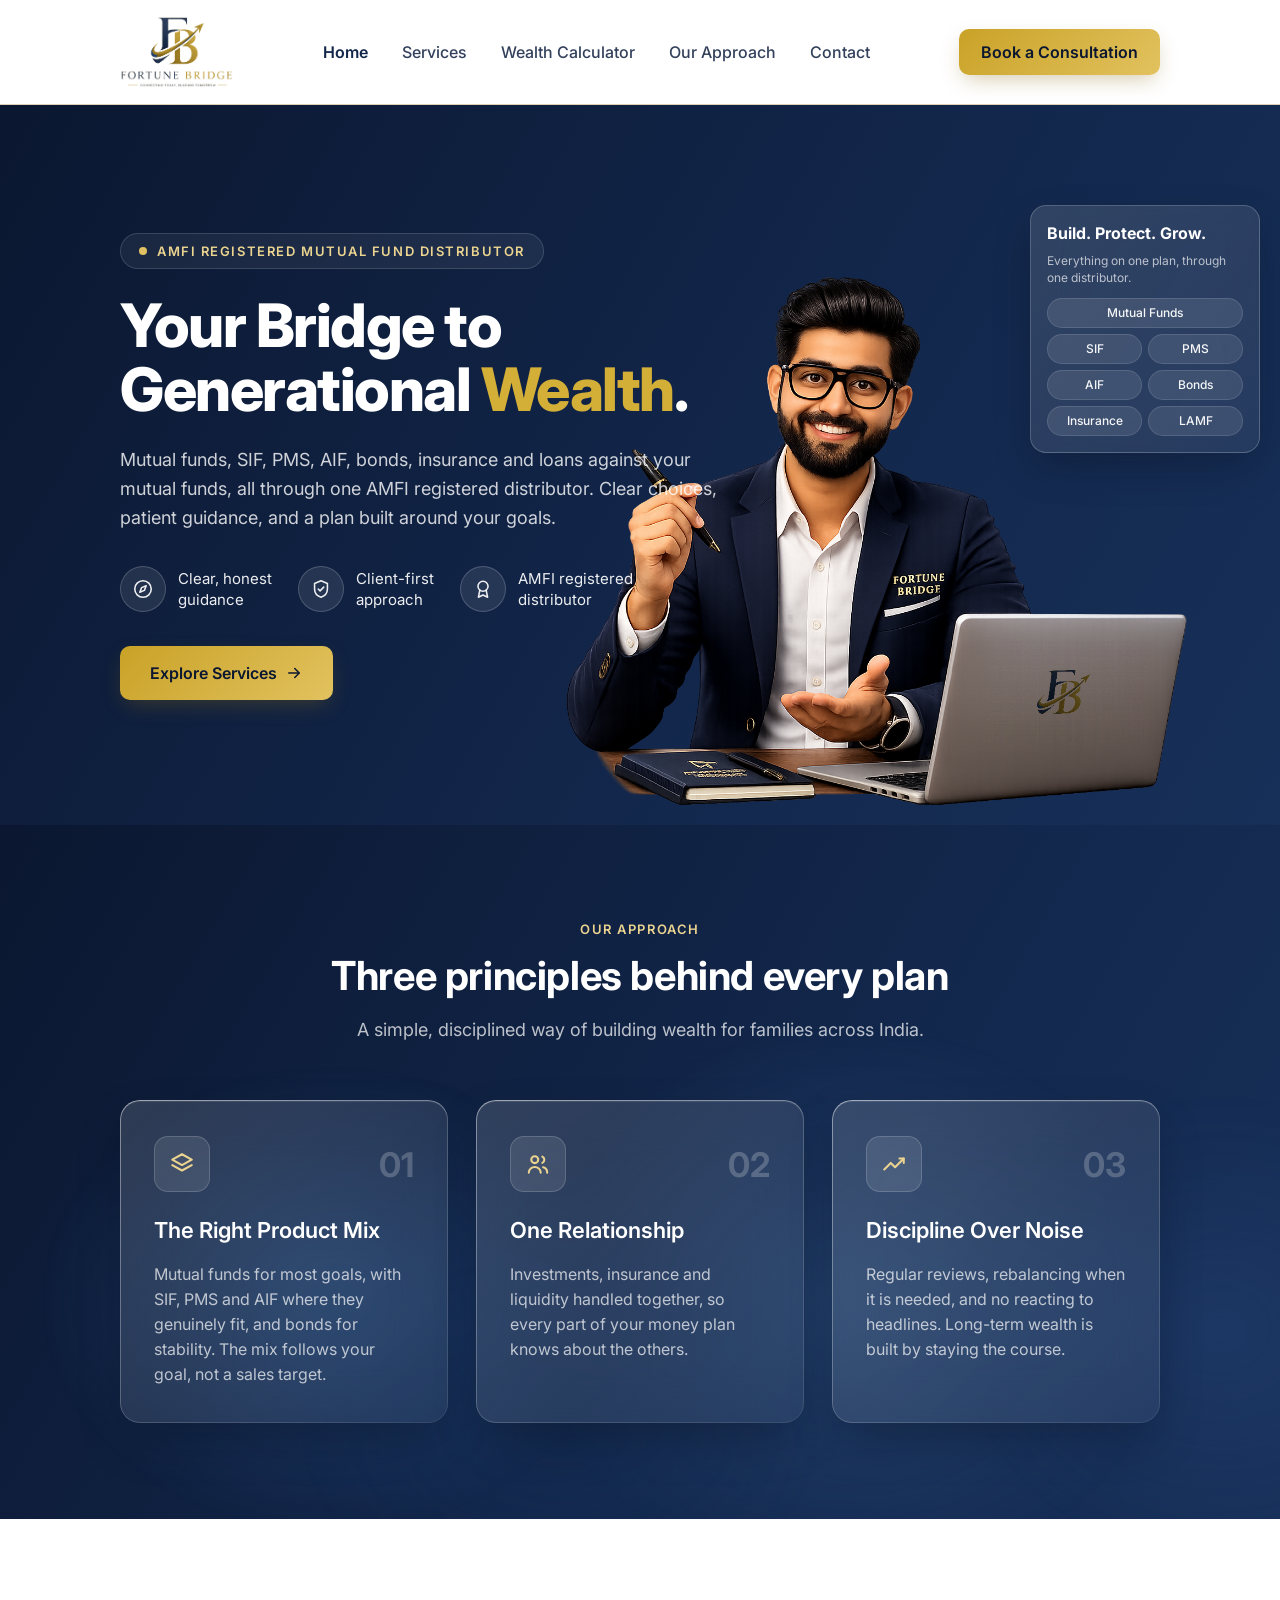
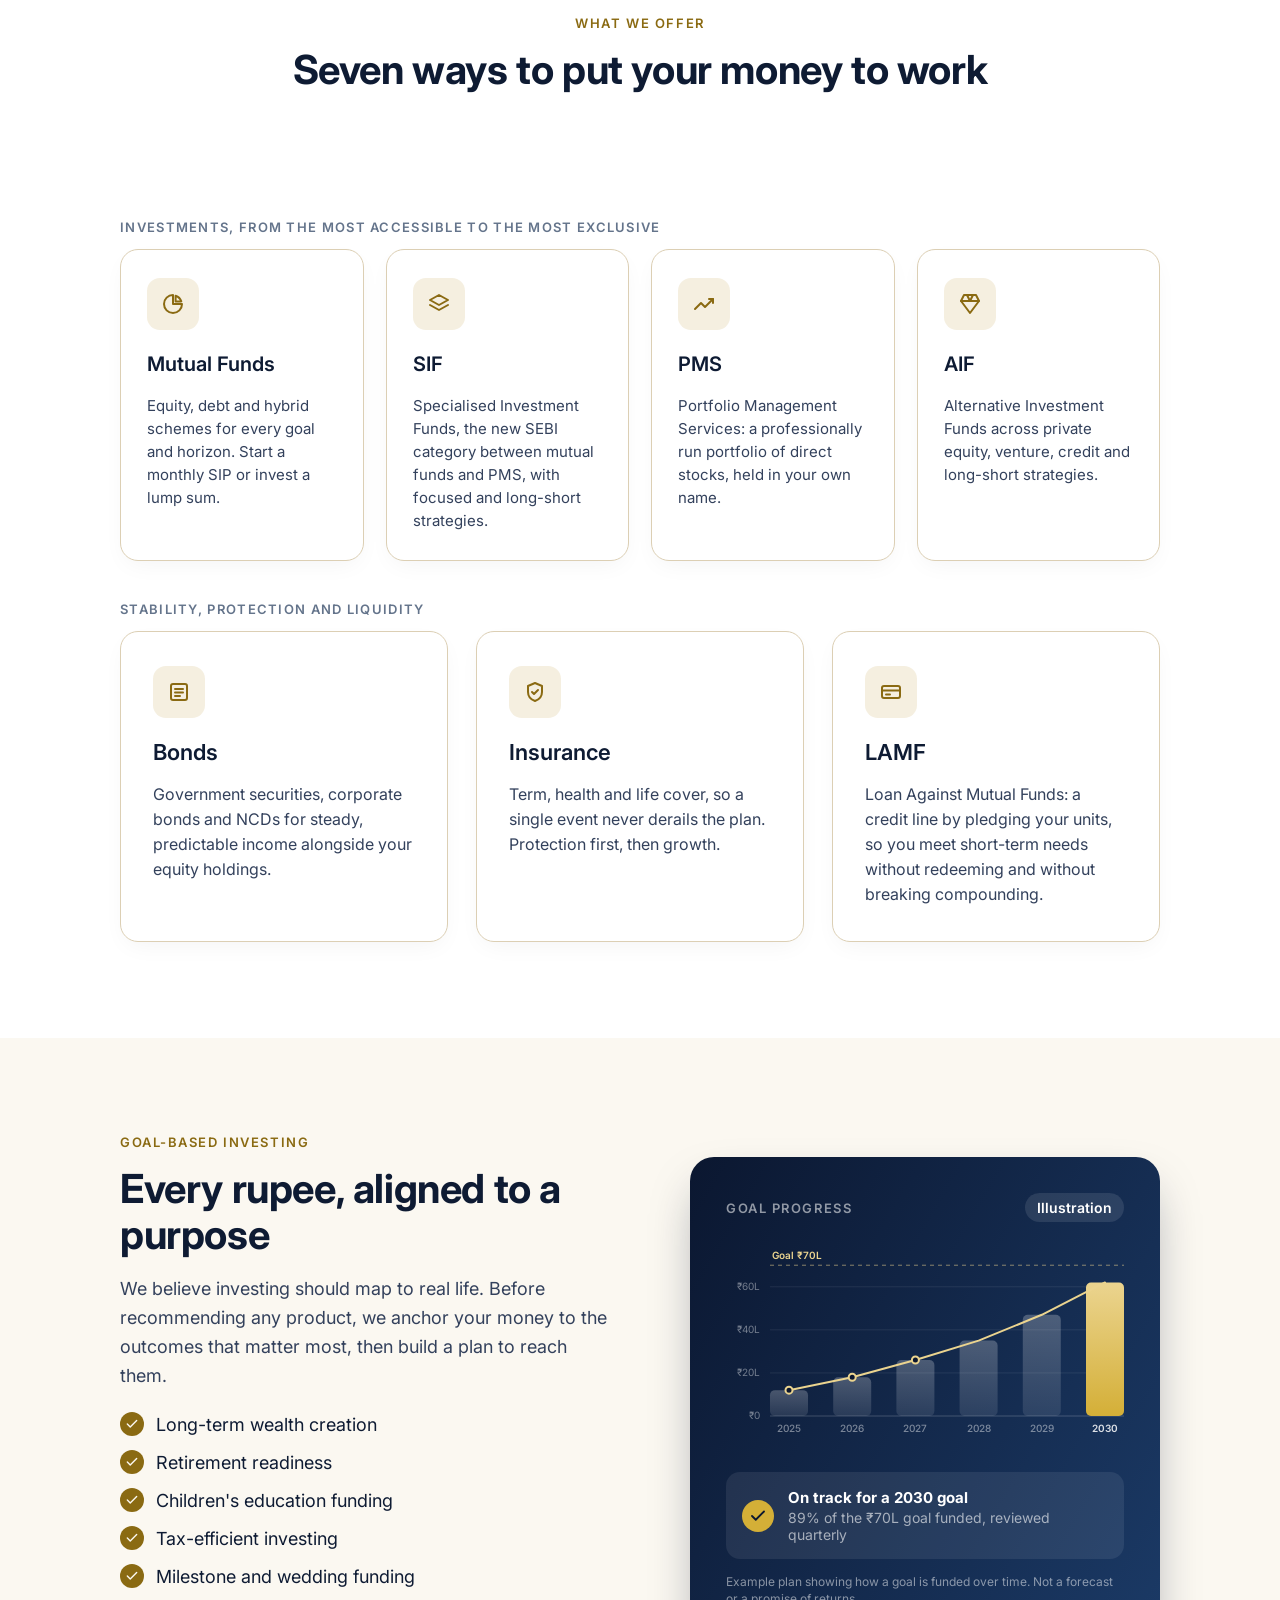
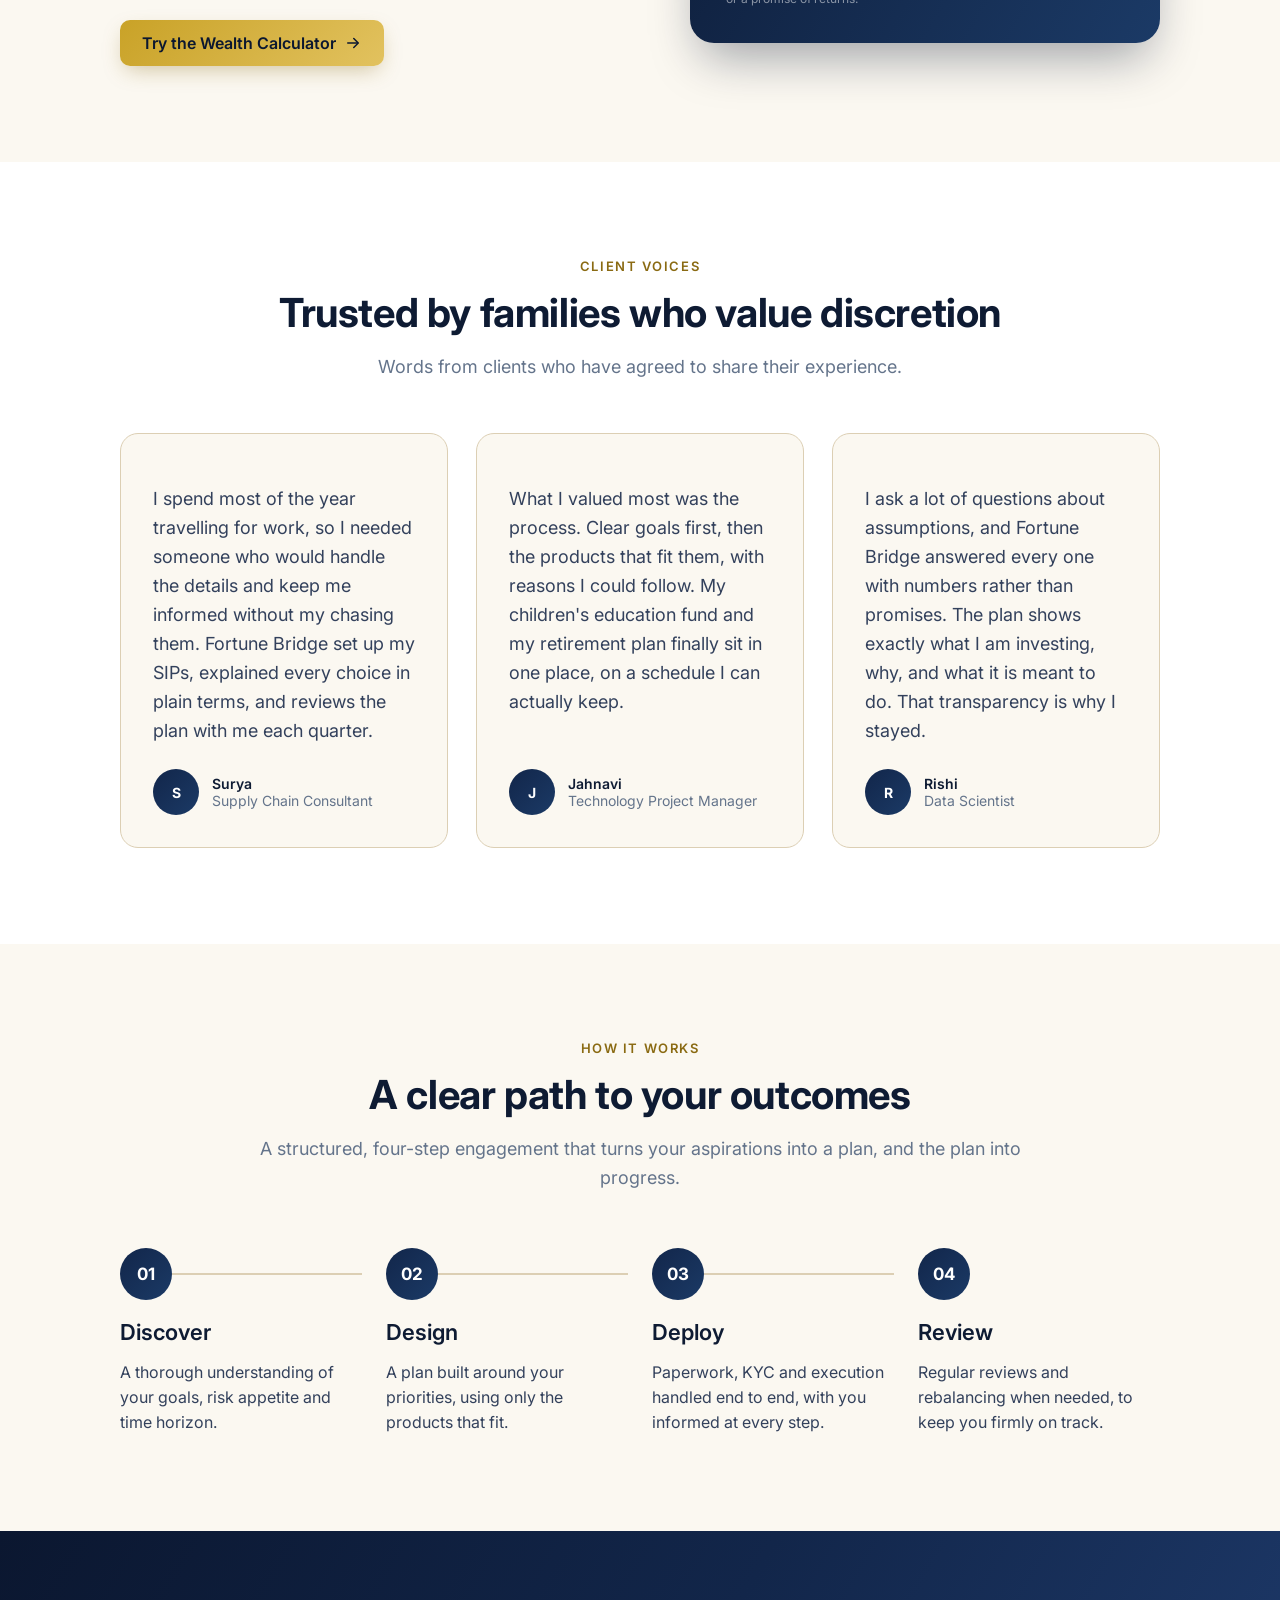
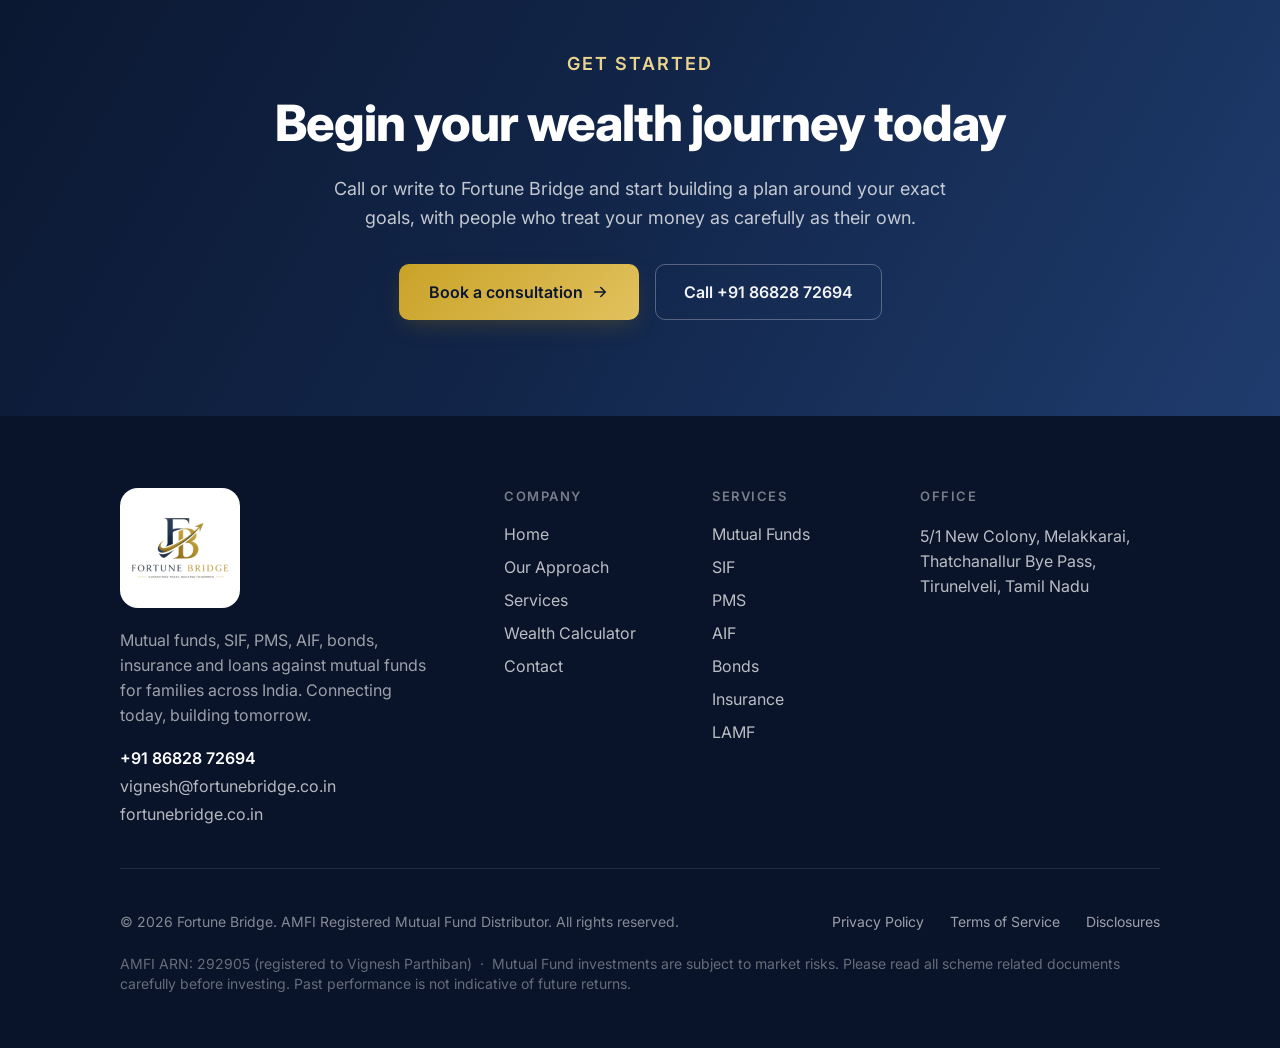
<file: index.html>
<!DOCTYPE html>
<html lang="en">
<head>
<meta charset="UTF-8">
<meta name="viewport" content="width=device-width, initial-scale=1">
<title>Fortune Bridge</title>
<meta name="description" content="Fortune Bridge, AMFI registered mutual fund distributor in Tirunelveli. Mutual funds, SIF, PMS, AIF, bonds, insurance and loans against mutual funds.">
<link rel="preconnect" href="https://fonts.googleapis.com">
<link rel="preconnect" href="https://fonts.gstatic.com" crossorigin>
<link href="https://fonts.googleapis.com/css2?family=Inter:wght@400;500;600;700;800&display=swap" rel="stylesheet">
<link rel="stylesheet" href="styles.css?v=11">
</head>
<body>

<!-- ===== icon sprite ===== -->
<svg width="0" height="0" style="position:absolute" aria-hidden="true">
  <symbol id="i-trending" viewBox="0 0 24 24"><path d="M3 17l6-6 4 4 8-8"/><path d="M17 7h4v4"/></symbol>
  <symbol id="i-pie" viewBox="0 0 24 24"><path d="M12 3a9 9 0 109 9h-9V3z"/><path d="M14.6 3.7A9 9 0 0120.3 9.4h-5.7V3.7z"/></symbol>
  <symbol id="i-gem" viewBox="0 0 24 24"><path d="M6 3h12l3 6-9 12L3 9z"/><path d="M3 9h18"/><path d="M9 3l3 6 3-6"/></symbol>
  <symbol id="i-shield" viewBox="0 0 24 24"><path d="M12 3l7 3v6c0 4.5-3 7.6-7 9-4-1.4-7-4.5-7-9V6z"/><path d="M9 12l2 2 4-4"/></symbol>
  <symbol id="i-card" viewBox="0 0 24 24"><rect x="3" y="6" width="18" height="12" rx="2"/><path d="M3 10.5h18"/><path d="M7 14.5h4"/></symbol>
  <symbol id="i-bond" viewBox="0 0 24 24"><rect x="4" y="4" width="16" height="16" rx="2"/><path d="M8 9h8"/><path d="M8 12.5h8"/><path d="M8 16h5"/></symbol>
  <symbol id="i-users" viewBox="0 0 24 24"><circle cx="9" cy="8" r="3.2"/><path d="M3.5 20c0-3.2 2.9-5.2 5.5-5.2S14.5 16.8 14.5 20"/><path d="M16 5.2a3.2 3.2 0 010 5.8"/><path d="M20.5 20c0-2.6-1.7-4.4-3.8-4.9"/></symbol>
  <symbol id="i-layers" viewBox="0 0 24 24"><path d="M12 3l9 5-9 5-9-5 9-5z"/><path d="M3 13l9 5 9-5"/></symbol>
  <symbol id="i-compass" viewBox="0 0 24 24"><circle cx="12" cy="12" r="9"/><path d="M15.5 8.5l-2 5-5 2 2-5z"/></symbol>
  <symbol id="i-badge" viewBox="0 0 24 24"><circle cx="12" cy="9" r="5.5"/><path d="M8.5 13.5L7 21l5-2.5L17 21l-1.5-7.5"/></symbol>
  <symbol id="i-arrow" viewBox="0 0 24 24"><path d="M5 12h13"/><path d="M13 6l6 6-6 6"/></symbol>
  <symbol id="i-check" viewBox="0 0 24 24"><path d="M20 6L9 17l-5-5"/></symbol>
</svg>

<!-- ===== HEADER ===== -->
<header class="header" id="header">
  <div class="wrap">
    <a class="brand" href="#"><img src="assets/logo-gold-header.png" alt="Fortune Bridge"></a>
    <nav class="nav">
      <a href="#" class="active">Home</a>
      <a href="#services">Services</a>
      <a href="calculator.html">Wealth Calculator</a>
      <a href="#approach">Our Approach</a>
      <a href="#contact">Contact</a>
    </nav>
    <a class="btn btn-primary" href="#book" data-book>Book a Consultation</a>
  </div>
</header>

<!-- ===== HERO ===== -->
<section class="hero section">
  <div class="hero-stage">
    <div class="hero-copy">
      <span class="badge" data-reveal><span class="dot"></span>AMFI REGISTERED MUTUAL FUND DISTRIBUTOR</span>
      <h1 class="d1" data-reveal>Your Bridge to<br>Generational <span class="accent">Wealth</span>.</h1>
      <p class="hero-body d2" data-reveal>Mutual funds, SIF, PMS, AIF, bonds, insurance and loans against your mutual funds, all through one AMFI registered distributor. Clear choices, patient guidance, and a plan built around your goals.</p>
      <div class="trust d3" data-reveal>
        <div class="trust-item"><span class="trust-circle"><svg class="ic"><use href="#i-compass"/></svg></span><span>Clear, honest<br>guidance</span></div>
        <div class="trust-item"><span class="trust-circle"><svg class="ic"><use href="#i-shield"/></svg></span><span>Client-first<br>approach</span></div>
        <div class="trust-item"><span class="trust-circle"><svg class="ic"><use href="#i-badge"/></svg></span><span>AMFI registered<br>distributor</span></div>
      </div>
      <div class="hero-cta d4" data-reveal>
        <a class="btn btn-primary btn-lg" href="#services">Explore Services<svg class="ic"><use href="#i-arrow"/></svg></a>
      </div>
    </div>

    <img class="hero-advisor" src="assets/advisor-cutout.png" alt="Fortune Bridge">

    <aside class="hero-card d2" data-reveal>
      <h3>Build. Protect. Grow.</h3>
      <p>Everything on one plan, through one distributor.</p>
      <ul class="chips">
        <li>Mutual Funds</li><li>SIF</li><li>PMS</li><li>AIF</li><li>Bonds</li><li>Insurance</li><li>LAMF</li>
      </ul>
    </aside>
  </div>
</section>

<!-- ===== APPROACH (was Philosophy) ===== -->
<section class="philosophy section pad" id="approach">
  <div class="glow">
    <div class="orb" style="left:40px;top:240px;width:580px;height:470px;background:radial-gradient(closest-side,rgba(62,123,196,.3),transparent)"></div>
    <div class="orb" style="left:520px;top:200px;width:660px;height:560px;background:radial-gradient(closest-side,rgba(91,147,209,.22),transparent)"></div>
    <div class="orb" style="left:960px;top:270px;width:520px;height:470px;background:radial-gradient(closest-side,rgba(46,79,134,.3),transparent)"></div>
    <div class="orb" style="left:300px;top:430px;width:520px;height:360px;background:radial-gradient(closest-side,rgba(27,58,102,.26),transparent)"></div>
  </div>
  <div class="wrap">
    <div class="section-head">
      <p class="eyebrow" data-reveal>Our Approach</p>
      <h2 class="h2 d1" data-reveal>Three principles behind every plan</h2>
      <p class="lead d2" data-reveal>A simple, disciplined way of building wealth for families across India.</p>
    </div>
    <div class="pillars">
      <article class="pillar" data-reveal>
        <div class="pillar-top"><span class="pillar-icon"><svg class="ic"><use href="#i-layers"/></svg></span><span class="pillar-num">01</span></div>
        <h3>The Right Product Mix</h3>
        <p>Mutual funds for most goals, with SIF, PMS and AIF where they genuinely fit, and bonds for stability. The mix follows your goal, not a sales target.</p>
      </article>
      <article class="pillar d1" data-reveal>
        <div class="pillar-top"><span class="pillar-icon"><svg class="ic"><use href="#i-users"/></svg></span><span class="pillar-num">02</span></div>
        <h3>One Relationship</h3>
        <p>Investments, insurance and liquidity handled together, so every part of your money plan knows about the others.</p>
      </article>
      <article class="pillar d2" data-reveal>
        <div class="pillar-top"><span class="pillar-icon"><svg class="ic"><use href="#i-trending"/></svg></span><span class="pillar-num">03</span></div>
        <h3>Discipline Over Noise</h3>
        <p>Regular reviews, rebalancing when it is needed, and no reacting to headlines. Long-term wealth is built by staying the course.</p>
      </article>
    </div>
  </div>
</section>

<!-- ===== SERVICES ===== -->
<section class="section-white section pad" id="services">
  <div class="wrap">
    <div class="section-head">
      <p class="eyebrow" data-reveal>What We Offer</p>
      <h2 class="h2 d1" data-reveal>Seven ways to put your money to work</h2>
      <p class="lead d2" data-reveal>Every product on this page is one Fortune Bridge distributes directly. Nothing here is outsourced or notional.</p>
    </div>

    <div class="svc-group">
      <p class="group-label" data-reveal>Investments, from the most accessible to the most exclusive</p>
      <div class="grid-cards cols-4">
        <article class="card" data-reveal>
          <span class="card-icon"><svg class="ic"><use href="#i-pie"/></svg></span>
          <h3>Mutual Funds</h3>
          <p>Equity, debt and hybrid schemes for every goal and horizon. Start a monthly SIP or invest a lump sum.</p>
        </article>
        <article class="card d1" data-reveal>
          <span class="card-icon"><svg class="ic"><use href="#i-layers"/></svg></span>
          <h3>SIF</h3>
          <p>Specialised Investment Funds, the new SEBI category between mutual funds and PMS, with focused and long-short strategies.</p>
        </article>
        <article class="card d2" data-reveal>
          <span class="card-icon"><svg class="ic"><use href="#i-trending"/></svg></span>
          <h3>PMS</h3>
          <p>Portfolio Management Services: a professionally run portfolio of direct stocks, held in your own name.</p>
        </article>
        <article class="card d3" data-reveal>
          <span class="card-icon"><svg class="ic"><use href="#i-gem"/></svg></span>
          <h3>AIF</h3>
          <p>Alternative Investment Funds across private equity, venture, credit and long-short strategies.</p>
        </article>
      </div>
    </div>

    <div class="svc-group">
      <p class="group-label" data-reveal>Stability, protection and liquidity</p>
      <div class="grid-cards">
        <article class="card" data-reveal>
          <span class="card-icon"><svg class="ic"><use href="#i-bond"/></svg></span>
          <h3>Bonds</h3>
          <p>Government securities, corporate bonds and NCDs for steady, predictable income alongside your equity holdings.</p>
        </article>
        <article class="card d1" data-reveal>
          <span class="card-icon"><svg class="ic"><use href="#i-shield"/></svg></span>
          <h3>Insurance</h3>
          <p>Term, health and life cover, so a single event never derails the plan. Protection first, then growth.</p>
        </article>
        <article class="card d2" data-reveal>
          <span class="card-icon"><svg class="ic"><use href="#i-card"/></svg></span>
          <h3>LAMF</h3>
          <p>Loan Against Mutual Funds: a credit line by pledging your units, so you meet short-term needs without redeeming and without breaking compounding.</p>
        </article>
      </div>
    </div>
  </div>
</section>

<!-- ===== GOAL-BASED INVESTING ===== -->
<section class="goals section-light section pad" id="goals">
  <div class="wrap">
    <div>
      <p class="eyebrow" data-reveal>Goal-Based Investing</p>
      <h2 class="d1" data-reveal>Every rupee, aligned to a purpose</h2>
      <p class="lead d2" data-reveal>We believe investing should map to real life. Before recommending any product, we anchor your money to the outcomes that matter most, then build a plan to reach them.</p>
      <ul class="goal-list d3" data-reveal>
        <li><span class="goal-check"><svg class="ic"><use href="#i-check"/></svg></span>Long-term wealth creation</li>
        <li><span class="goal-check"><svg class="ic"><use href="#i-check"/></svg></span>Retirement readiness</li>
        <li><span class="goal-check"><svg class="ic"><use href="#i-check"/></svg></span>Children's education funding</li>
        <li><span class="goal-check"><svg class="ic"><use href="#i-check"/></svg></span>Tax-efficient investing</li>
        <li><span class="goal-check"><svg class="ic"><use href="#i-check"/></svg></span>Milestone and wedding funding</li>
      </ul>
      <a class="btn btn-primary d4" data-reveal href="calculator.html">Try the Wealth Calculator<svg class="ic"><use href="#i-arrow"/></svg></a>
    </div>

    <div class="outlook d2" data-reveal id="outlook">
      <div class="outlook-head">
        <p class="eyebrow">Goal Progress</p>
        <span class="pill">Illustration</span>
      </div>
      <div class="chart" id="chart">
        <svg id="chart-svg"><!-- built by script.js --></svg>
        <div class="value-chip"><span>₹<i data-chip>0</i>L</span></div>
      </div>
      <div class="outlook-foot">
        <span class="tick"><svg class="ic"><use href="#i-check"/></svg></span>
        <div><b>On track for a 2030 goal</b><small data-goal-progress>Reviewed quarterly</small></div>
      </div>
      <p class="outlook-note">Example plan showing how a goal is funded over time. Not a forecast or a promise of returns.</p>
    </div>
  </div>
</section>

<!-- ===== TESTIMONIALS (sample content until real quotes arrive) ===== -->
<section class="section-white section pad">
  <div class="wrap">
    <div class="section-head">
      <p class="eyebrow" data-reveal>Client Voices</p>
      <h2 class="h2 d1" data-reveal>Trusted by families who value discretion</h2>
      <p class="lead d2" data-reveal>Words from clients who have agreed to share their experience.</p>
    </div>
    <div class="tcards">
      <article class="tcard" data-reveal>
        <blockquote>I spend most of the year travelling for work, so I needed someone who would handle the details and keep me informed without my chasing them. Fortune Bridge set up my SIPs, explained every choice in plain terms, and reviews the plan with me each quarter.</blockquote>
        <div class="tperson"><span class="avatar">S</span><div><b>Surya</b><span>Supply Chain Consultant</span></div></div>
      </article>
      <article class="tcard d1" data-reveal>
        <blockquote>What I valued most was the process. Clear goals first, then the products that fit them, with reasons I could follow. My children's education fund and my retirement plan finally sit in one place, on a schedule I can actually keep.</blockquote>
        <div class="tperson"><span class="avatar">J</span><div><b>Jahnavi</b><span>Technology Project Manager</span></div></div>
      </article>
      <article class="tcard d2" data-reveal>
        <blockquote>I ask a lot of questions about assumptions, and Fortune Bridge answered every one with numbers rather than promises. The plan shows exactly what I am investing, why, and what it is meant to do. That transparency is why I stayed.</blockquote>
        <div class="tperson"><span class="avatar">R</span><div><b>Rishi</b><span>Data Scientist</span></div></div>
      </article>
    </div>
  </div>
</section>

<!-- ===== PROCESS ===== -->
<section class="section-light section pad">
  <div class="wrap">
    <div class="section-head">
      <p class="eyebrow" data-reveal>How It Works</p>
      <h2 class="h2 d1" data-reveal>A clear path to your outcomes</h2>
      <p class="lead d2" data-reveal>A structured, four-step engagement that turns your aspirations into a plan, and the plan into progress.</p>
    </div>
    <div class="steps">
      <div class="step" data-reveal>
        <div class="step-top"><span class="step-num">01</span><span class="step-line"></span></div>
        <h3>Discover</h3><p>A thorough understanding of your goals, risk appetite and time horizon.</p>
      </div>
      <div class="step d1" data-reveal>
        <div class="step-top"><span class="step-num">02</span><span class="step-line"></span></div>
        <h3>Design</h3><p>A plan built around your priorities, using only the products that fit.</p>
      </div>
      <div class="step d2" data-reveal>
        <div class="step-top"><span class="step-num">03</span><span class="step-line"></span></div>
        <h3>Deploy</h3><p>Paperwork, KYC and execution handled end to end, with you informed at every step.</p>
      </div>
      <div class="step d3" data-reveal>
        <div class="step-top"><span class="step-num">04</span></div>
        <h3>Review</h3><p>Regular reviews and rebalancing when needed, to keep you firmly on track.</p>
      </div>
    </div>
  </div>
</section>

<!-- ===== CTA ===== -->
<section class="cta section pad" id="contact">
  <div class="wrap">
    <p class="eyebrow" data-reveal>Get Started</p>
    <h2 class="d1" data-reveal>Begin your wealth journey today</h2>
    <p class="d2" data-reveal>Call or write to Fortune Bridge and start building a plan around your exact goals, with people who treat your money as carefully as their own.</p>
    <div class="cta-btns d3" data-reveal>
      <a class="btn btn-primary btn-lg" href="#book" data-book>Book a consultation<svg class="ic"><use href="#i-arrow"/></svg></a>
      <a class="btn-ghost" href="tel:+918682872694">Call +91 86828 72694</a>
    </div>
  </div>
</section>

<!-- ===== FOOTER ===== -->
<footer class="footer">
  <div class="wrap">
    <div class="footer-grid">
      <div class="footer-brand">
        <img src="assets/logo-gold-footer-square.png" alt="Fortune Bridge">
        <p>Mutual funds, SIF, PMS, AIF, bonds, insurance and loans against mutual funds for families across India. Connecting today, building tomorrow.</p>
        <div class="footer-contact">
          <a class="phone" href="tel:+918682872694">+91 86828 72694</a>
          <a class="mail" href="mailto:vignesh@fortunebridge.co.in">vignesh@fortunebridge.co.in</a>
          <a class="mail" href="https://fortunebridge.co.in">fortunebridge.co.in</a>
        </div>
      </div>
      <div class="footer-col">
        <h4>Company</h4>
        <ul><li><a href="#">Home</a></li><li><a href="#approach">Our Approach</a></li><li><a href="#services">Services</a></li><li><a href="calculator.html">Wealth Calculator</a></li><li><a href="#contact">Contact</a></li></ul>
      </div>
      <div class="footer-col">
        <h4>Services</h4>
        <ul><li><a href="#services">Mutual Funds</a></li><li><a href="#services">SIF</a></li><li><a href="#services">PMS</a></li><li><a href="#services">AIF</a></li><li><a href="#services">Bonds</a></li><li><a href="#services">Insurance</a></li><li><a href="#services">LAMF</a></li></ul>
      </div>
      <div class="footer-office">
        <h4>Office</h4>
        <p>5/1 New Colony, Melakkarai,<br>Thatchanallur Bye Pass,<br>Tirunelveli, Tamil Nadu</p>
      </div>
    </div>
    <div class="footer-rule"></div>
    <div class="footer-bar">
      <span class="copy">© 2026 Fortune Bridge. AMFI Registered Mutual Fund Distributor. All rights reserved.</span>
      <div class="links"><span>Privacy Policy</span><span>Terms of Service</span><span>Disclosures</span></div>
    </div>
    <p class="footer-legal">AMFI ARN: 292905 (registered to Vignesh Parthiban)&nbsp;&nbsp;·&nbsp;&nbsp;Mutual Fund investments are subject to market risks. Please read all scheme related documents carefully before investing. Past performance is not indicative of future returns.</p>
  </div>
</footer>

<script src="script.js?v=11"></script>
</body>
</html>
</file>
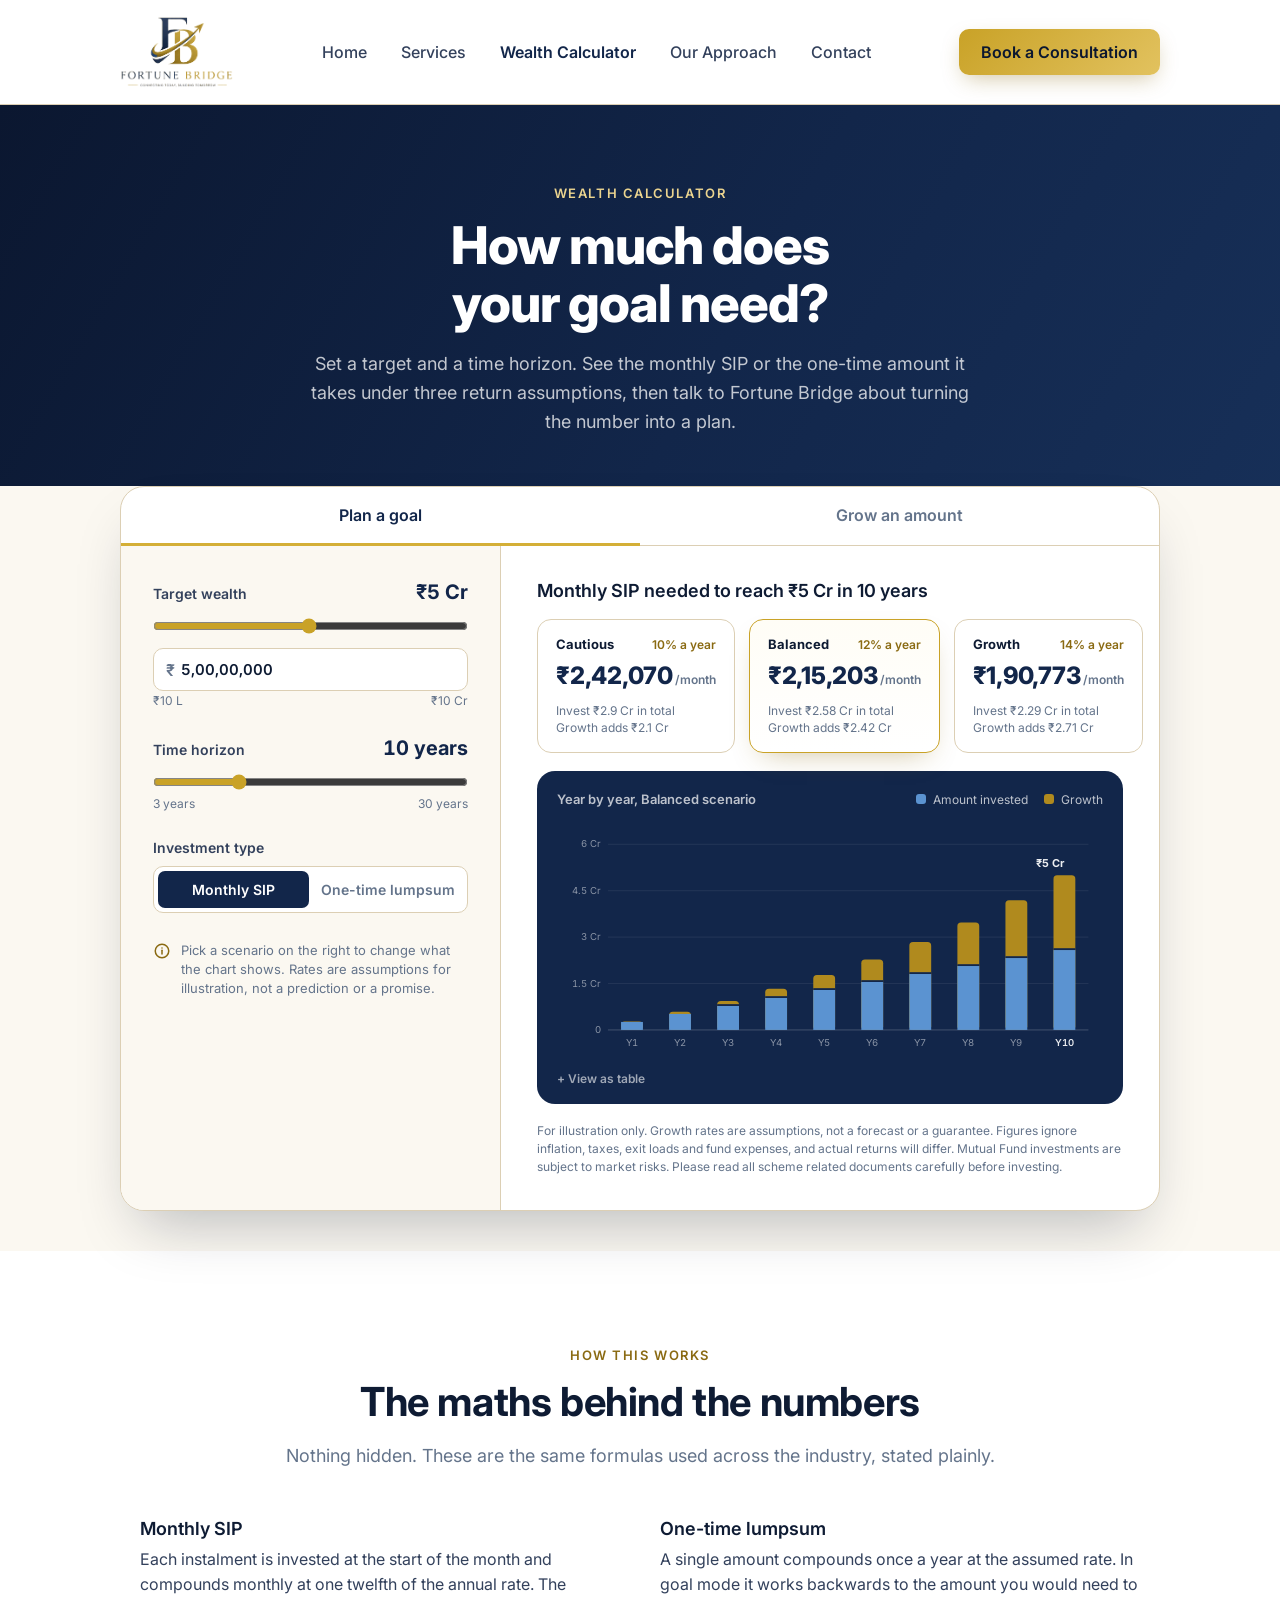
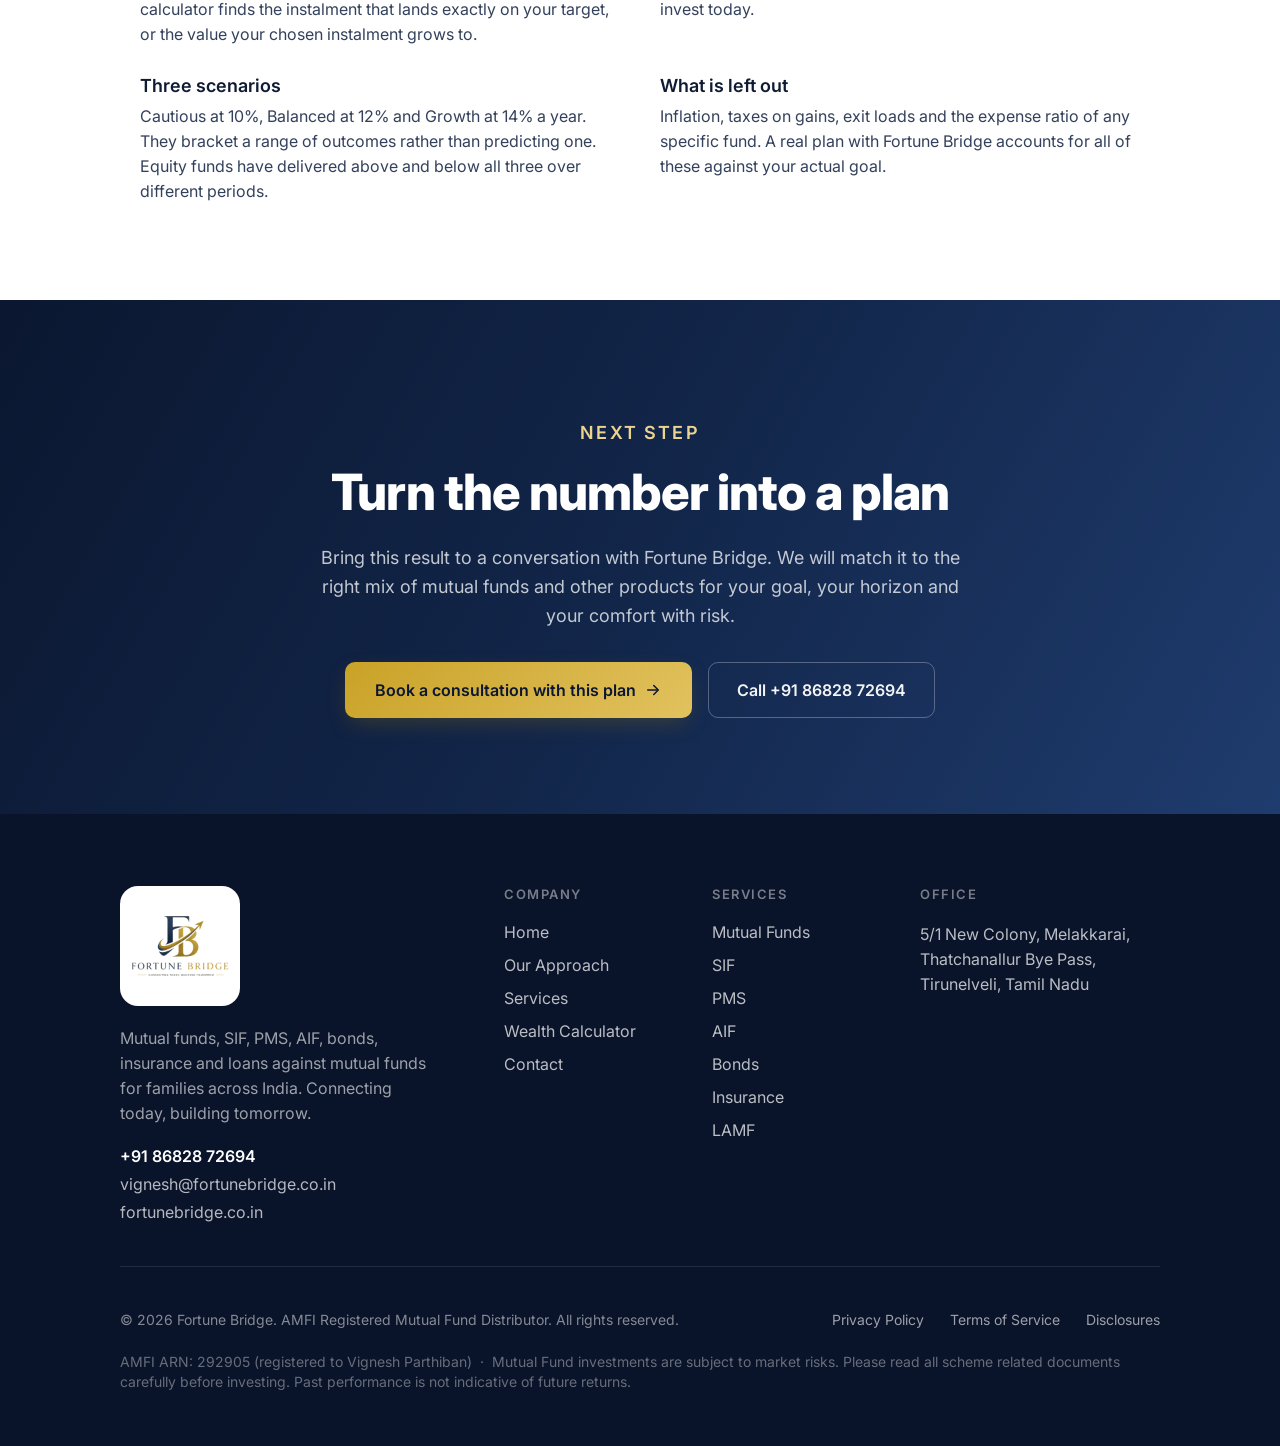
<file: calculator.html>
<!DOCTYPE html>
<html lang="en">
<head>
<meta charset="UTF-8">
<meta name="viewport" content="width=device-width, initial-scale=1">
<title>Wealth Calculator</title>
<meta name="description" content="Set a wealth goal and a time horizon and see the monthly SIP or one-time amount it needs under three return assumptions. Fortune Bridge, Tirunelveli.">
<link rel="preconnect" href="https://fonts.googleapis.com">
<link rel="preconnect" href="https://fonts.gstatic.com" crossorigin>
<link href="https://fonts.googleapis.com/css2?family=Inter:wght@400;500;600;700;800&display=swap" rel="stylesheet">
<link rel="stylesheet" href="styles.css?v=11">
<link rel="stylesheet" href="calc.css?v=11">
</head>
<body>

<svg width="0" height="0" style="position:absolute" aria-hidden="true">
  <symbol id="i-arrow" viewBox="0 0 24 24"><path d="M5 12h13"/><path d="M13 6l6 6-6 6"/></symbol>
  <symbol id="i-check" viewBox="0 0 24 24"><path d="M20 6L9 17l-5-5"/></symbol>
  <symbol id="i-info" viewBox="0 0 24 24"><circle cx="12" cy="12" r="9"/><path d="M12 11v5"/><path d="M12 8h.01"/></symbol>
</svg>

<!-- ===== HEADER ===== -->
<header class="header" id="header">
  <div class="wrap">
    <a class="brand" href="index.html"><img src="assets/logo-gold-header.png" alt="Fortune Bridge"></a>
    <nav class="nav">
      <a href="index.html">Home</a>
      <a href="index.html#services">Services</a>
      <a href="calculator.html" class="active">Wealth Calculator</a>
      <a href="index.html#approach">Our Approach</a>
      <a href="index.html#contact">Contact</a>
    </nav>
    <a class="btn btn-primary" href="#book" data-book>Book a Consultation</a>
  </div>
</header>

<!-- ===== CALCULATOR HERO ===== -->
<section class="calc-hero">
  <div class="wrap">
    <p class="eyebrow">Wealth Calculator</p>
    <h1>How much does your goal need?</h1>
    <p class="lead">Set a target and a time horizon. See the monthly SIP or the one-time amount it takes under three return assumptions, then talk to Fortune Bridge about turning the number into a plan.</p>
  </div>
</section>

<!-- ===== THE TOOL ===== -->
<section class="calc-section">
  <div class="wrap">
    <div class="calc" id="calc">

      <div class="calc-tabs" role="tablist" aria-label="Calculator mode">
        <button class="calc-tab active" role="tab" aria-selected="true" data-mode="goal" id="tab-goal">Plan a goal</button>
        <button class="calc-tab" role="tab" aria-selected="false" data-mode="grow" id="tab-grow">Grow an amount</button>
      </div>

      <div class="calc-body">
        <!-- ---------- inputs ---------- -->
        <div class="calc-inputs">

          <div class="field" data-show="goal">
            <div class="field-head">
              <label for="targetNum">Target wealth</label>
              <output id="targetOut" for="target">₹5 Cr</output>
            </div>
            <input type="range" id="target" min="1000000" max="100000000" step="500000" value="50000000" aria-label="Target wealth slider">
            <div class="field-num">
              <span class="pre">₹</span>
              <input type="text" id="targetNum" value="5,00,00,000" inputmode="numeric" autocomplete="off" aria-label="Target wealth in rupees">
            </div>
            <div class="field-scale"><span>₹10 L</span><span>₹10 Cr</span></div>
          </div>

          <div class="field" data-show="grow">
            <div class="field-head">
              <label for="amountNum" id="amountLabel">Monthly SIP</label>
              <output id="amountOut" for="amount">₹25,000</output>
            </div>
            <input type="range" id="amount" min="500" max="500000" step="500" value="25000" aria-label="Investment amount slider">
            <div class="field-num">
              <span class="pre">₹</span>
              <input type="text" id="amountNum" value="25,000" inputmode="numeric" autocomplete="off" aria-label="Investment amount in rupees">
            </div>
            <div class="field-scale"><span id="amountMin">₹500</span><span id="amountMax">₹5 L</span></div>
          </div>

          <div class="field">
            <div class="field-head">
              <label for="years">Time horizon</label>
              <output id="yearsOut" for="years">10 years</output>
            </div>
            <input type="range" id="years" min="3" max="30" step="1" value="10" aria-label="Time horizon in years">
            <div class="field-scale"><span>3 years</span><span>30 years</span></div>
          </div>

          <div class="field">
            <div class="field-head"><span class="field-label">Investment type</span></div>
            <div class="seg" role="radiogroup" aria-label="Investment type">
              <button class="seg-btn active" role="radio" aria-checked="true" data-type="sip">Monthly SIP</button>
              <button class="seg-btn" role="radio" aria-checked="false" data-type="lump">One-time lumpsum</button>
            </div>
          </div>

          <p class="calc-hint"><svg class="ic"><use href="#i-info"/></svg><span>Pick a scenario on the right to change what the chart shows. Rates are assumptions for illustration, not a prediction or a promise.</span></p>
        </div>

        <!-- ---------- results ---------- -->
        <div class="calc-results">
          <p class="results-title" id="resultsTitle">Monthly SIP needed to reach ₹5 Cr in 10 years</p>

          <div class="tiles" role="radiogroup" aria-label="Return scenario" id="tiles">
            <!-- filled by calc.js -->
          </div>

          <div class="cchart" id="cchart">
            <div class="cchart-head">
              <p class="cchart-title" id="chartTitle">Year by year, Balanced scenario</p>
              <ul class="legend" aria-label="Series">
                <li><span class="sw sw-inv"></span>Amount invested</li>
                <li><span class="sw sw-gr"></span>Growth</li>
              </ul>
            </div>
            <div class="cchart-plot">
              <svg id="calcSvg" role="img" aria-labelledby="chartTitle"></svg>
              <div class="ctip" id="ctip" role="status" aria-live="polite" hidden></div>
            </div>
            <details class="ctable">
              <summary>View as table</summary>
              <div class="ctable-scroll">
                <table id="calcTable">
                  <thead><tr><th>Year</th><th>Invested</th><th>Growth</th><th>Value</th></tr></thead>
                  <tbody></tbody>
                </table>
              </div>
            </details>
          </div>

          <p class="calc-disclaimer">For illustration only. Growth rates are assumptions, not a forecast or a guarantee. Figures ignore inflation, taxes, exit loads and fund expenses, and actual returns will differ. Mutual Fund investments are subject to market risks. Please read all scheme related documents carefully before investing.</p>
        </div>
      </div>
    </div>
  </div>
</section>

<!-- ===== HOW IT WORKS ===== -->
<section class="section-white section pad">
  <div class="wrap">
    <div class="section-head">
      <p class="eyebrow">How this works</p>
      <h2 class="h2">The maths behind the numbers</h2>
      <p class="lead">Nothing hidden. These are the same formulas used across the industry, stated plainly.</p>
    </div>
    <div class="how-grid">
      <div class="how">
        <h3>Monthly SIP</h3>
        <p>Each instalment is invested at the start of the month and compounds monthly at one twelfth of the annual rate. The calculator finds the instalment that lands exactly on your target, or the value your chosen instalment grows to.</p>
      </div>
      <div class="how">
        <h3>One-time lumpsum</h3>
        <p>A single amount compounds once a year at the assumed rate. In goal mode it works backwards to the amount you would need to invest today.</p>
      </div>
      <div class="how">
        <h3>Three scenarios</h3>
        <p>Cautious at 10%, Balanced at 12% and Growth at 14% a year. They bracket a range of outcomes rather than predicting one. Equity funds have delivered above and below all three over different periods.</p>
      </div>
      <div class="how">
        <h3>What is left out</h3>
        <p>Inflation, taxes on gains, exit loads and the expense ratio of any specific fund. A real plan with Fortune Bridge accounts for all of these against your actual goal.</p>
      </div>
    </div>
  </div>
</section>

<!-- ===== CTA ===== -->
<section class="cta section pad" id="contact">
  <div class="wrap">
    <p class="eyebrow">Next step</p>
    <h2>Turn the number into a plan</h2>
    <p>Bring this result to a conversation with Fortune Bridge. We will match it to the right mix of mutual funds and other products for your goal, your horizon and your comfort with risk.</p>
    <div class="cta-btns">
      <a class="btn btn-primary btn-lg" href="#book" data-book>Book a consultation with this plan<svg class="ic"><use href="#i-arrow"/></svg></a>
      <a class="btn-ghost" href="tel:+918682872694">Call +91 86828 72694</a>
    </div>
  </div>
</section>

<!-- ===== FOOTER ===== -->
<footer class="footer">
  <div class="wrap">
    <div class="footer-grid">
      <div class="footer-brand">
        <img src="assets/logo-gold-footer-square.png" alt="Fortune Bridge">
        <p>Mutual funds, SIF, PMS, AIF, bonds, insurance and loans against mutual funds for families across India. Connecting today, building tomorrow.</p>
        <div class="footer-contact">
          <a class="phone" href="tel:+918682872694">+91 86828 72694</a>
          <a class="mail" href="mailto:vignesh@fortunebridge.co.in">vignesh@fortunebridge.co.in</a>
          <a class="mail" href="https://fortunebridge.co.in">fortunebridge.co.in</a>
        </div>
      </div>
      <div class="footer-col">
        <h4>Company</h4>
        <ul><li><a href="index.html">Home</a></li><li><a href="index.html#approach">Our Approach</a></li><li><a href="index.html#services">Services</a></li><li><a href="calculator.html">Wealth Calculator</a></li><li><a href="index.html#contact">Contact</a></li></ul>
      </div>
      <div class="footer-col">
        <h4>Services</h4>
        <ul><li><a href="index.html#services">Mutual Funds</a></li><li><a href="index.html#services">SIF</a></li><li><a href="index.html#services">PMS</a></li><li><a href="index.html#services">AIF</a></li><li><a href="index.html#services">Bonds</a></li><li><a href="index.html#services">Insurance</a></li><li><a href="index.html#services">LAMF</a></li></ul>
      </div>
      <div class="footer-office">
        <h4>Office</h4>
        <p>5/1 New Colony, Melakkarai,<br>Thatchanallur Bye Pass,<br>Tirunelveli, Tamil Nadu</p>
      </div>
    </div>
    <div class="footer-rule"></div>
    <div class="footer-bar">
      <span class="copy">© 2026 Fortune Bridge. AMFI Registered Mutual Fund Distributor. All rights reserved.</span>
      <div class="links"><span>Privacy Policy</span><span>Terms of Service</span><span>Disclosures</span></div>
    </div>
    <p class="footer-legal">AMFI ARN: 292905 (registered to Vignesh Parthiban)&nbsp;&nbsp;·&nbsp;&nbsp;Mutual Fund investments are subject to market risks. Please read all scheme related documents carefully before investing. Past performance is not indicative of future returns.</p>
  </div>
</footer>

<script src="script.js?v=11"></script>
<script src="calc.js?v=11"></script>
</body>
</html>
</file>
<file: styles.css>
/* ============================================================
   Fortune Bridge — desktop homepage
   Built 2026-09-20 from figma-backup/ (tokens, specs, CSS notes).
   Plain static CSS. Design frame is 1440px wide; desktop-first.
   ============================================================ */

/* ---- tokens ------------------------------------------------ */
:root {
  --navy-900:#0b1730; --navy-800:#12264a; --navy-700:#1b3a66;
  --gold-700:#8a6a12; --gold-600:#c9a227; --gold-500:#d4af37;
  --gold-400:#dfc062; --gold-300:#ebd48f;
  --champagne-100:#f5efe0; --ivory-50:#fbf8f1; --white:#ffffff;
  --ink-900:#0e1b33; --ink-700:#33415c; --ink-500:#64748b;
  --line-200:#dccfb4;

  --grad-navy: linear-gradient(120deg,#0b1730 0%,#12264a 55%,#173059 100%);
  --grad-gold: linear-gradient(135deg,#c9a227 0%,#e2c25f 100%);
  --grad-tile-navy: linear-gradient(135deg,#12264a 0%,#1b3a66 100%);

  --page: 1440px;
  --gutter: 120px;
  --ease: cubic-bezier(.22,.61,.36,1);
}

/* ---- reset ------------------------------------------------- */
*,*::before,*::after { box-sizing:border-box; }
html { scroll-behavior:smooth; }
body {
  margin:0;
  font-family:"Inter",system-ui,-apple-system,Segoe UI,Roboto,sans-serif;
  color:var(--ink-900);
  background:var(--ivory-50);
  -webkit-font-smoothing:antialiased;
  overflow-x:hidden;
}
img { max-width:100%; display:block; }
a { color:inherit; text-decoration:none; }
button { font-family:inherit; cursor:pointer; border:none; background:none; }
.ic { width:24px; height:24px; fill:none; stroke:currentColor; stroke-width:2;
      stroke-linecap:round; stroke-linejoin:round; flex:none; }

/* ---- layout helpers --------------------------------------- */
.section { position:relative; }
.wrap { max-width:var(--page); margin:0 auto; padding-inline:var(--gutter); }
.section-head { max-width:820px; margin:0 auto; text-align:center; }

.eyebrow {
  font-size:13px; font-weight:600; letter-spacing:.12em;
  text-transform:uppercase; margin:0 0 16px;
}
.h2 { font-size:40px; line-height:46px; font-weight:700; letter-spacing:-.01em; margin:0; }
.lead { font-size:18px; line-height:29px; margin:16px auto 0; }

/* ============================================================
   HEADER
   ============================================================ */
.header {
  position:sticky; top:0; z-index:50;
  background:var(--white);
  border-bottom:1px solid var(--line-200);
  transition:box-shadow .3s ease;
}
.header.scrolled { box-shadow:0 8px 30px -12px rgba(11,23,48,.18); }
.header .wrap {
  height:104px; display:flex; align-items:center; justify-content:space-between;
}
.brand img { height:72px; width:auto; }
.nav { display:flex; gap:34px; }
.nav a { font-size:16px; font-weight:500; color:var(--ink-700); transition:color .2s; }
.nav a.active { color:var(--navy-800); font-weight:600; }
.nav a:hover { color:var(--gold-700); }

.btn {
  display:inline-flex; align-items:center; gap:8px;
  font-size:16px; font-weight:600; border-radius:10px;
  transition:transform .25s var(--ease), box-shadow .25s var(--ease), background .25s;
}
.btn .ic { width:18px; height:18px; }
.btn-primary {
  background:var(--grad-gold); color:var(--navy-900);
  padding:13px 22px;
  box-shadow:0 8px 22px -6px rgba(138,106,18,.4);
}
.btn-primary:hover { transform:translateY(-2px); box-shadow:0 14px 30px -8px rgba(138,106,18,.55); }

/* ============================================================
   HERO
   ============================================================ */
.hero { background:var(--grad-navy); overflow:hidden; }
.hero-stage {
  position:relative; max-width:var(--page); margin:0 auto; height:720px;
}
.hero-copy {
  position:absolute; left:var(--gutter); top:128px; width:620px; z-index:3;
}
.badge {
  display:inline-flex; align-items:center; gap:10px;
  padding:9px 18px; border-radius:100px;
  background:rgba(255,255,255,.06); border:1px solid rgba(255,255,255,.14);
  font-size:13px; font-weight:600; letter-spacing:.12em; color:var(--gold-300);
}
.badge .dot { width:8px; height:8px; border-radius:50%; background:var(--gold-400); }
.hero h1 {
  font-size:60px; line-height:64px; font-weight:800; letter-spacing:-.025em;
  color:var(--white); margin:24px 0 0;
}
.hero h1 .accent { color:var(--gold-500); }
.hero-body {
  font-size:18px; line-height:29px; color:rgba(255,255,255,.8);
  margin:24px 0 0; max-width:620px;
}
.trust { display:flex; gap:26px; margin-top:34px; }
.trust-item { display:flex; align-items:center; gap:12px; }
.trust-circle {
  width:46px; height:46px; border-radius:50%;
  display:flex; align-items:center; justify-content:center;
  background:rgba(255,255,255,.09); border:1px solid rgba(255,255,255,.18);
  color:var(--gold-300);
}
.trust-circle .ic { width:22px; height:22px; stroke-width:1.7; }
.trust-item span { font-size:15px; line-height:21px; color:rgba(255,255,255,.92); }
.hero-cta { margin-top:34px; }

.hero-advisor {
  position:absolute; right:65px; bottom:0; width:820px; height:auto; z-index:2;
  pointer-events:none;
}

/* glass card (top-right) */
.hero-card {
  position:absolute; right:20px; top:100px; width:230px; z-index:4;
  padding:16px; border-radius:16px;
  background:linear-gradient(135deg,rgba(255,255,255,.13),rgba(255,255,255,.07));
  backdrop-filter:blur(16px); -webkit-backdrop-filter:blur(16px);
  border:1px solid rgba(255,255,255,.2);
  box-shadow:0 16px 40px -8px rgba(5,11,24,.35);
}
.hero-card h3 { margin:0; font-size:16px; line-height:22px; font-weight:700; color:var(--white); }
.hero-card p { margin:8px 0 0; font-size:12px; line-height:17px; color:rgba(255,255,255,.68); }
/* Seven services as wrapped chips. Rows would run the card down into the advisor's shoulder;
   chips keep it shorter than the old four-row version. */
/* A 2-column grid, not a wrapped flex row: wrapped chips of different widths leave ragged
   rows. Mutual Funds (longest label, core product) spans the top; the other six pair up. */
.hero-card ul { list-style:none; margin:12px 0 0; padding:0; display:grid; grid-template-columns:1fr 1fr; gap:6px; }
.hero-card li {
  padding:6px 8px; border-radius:100px; background:rgba(255,255,255,.1);
  border:1px solid rgba(255,255,255,.12); text-align:center;
  font-size:12px; line-height:16px; font-weight:500; color:rgba(255,255,255,.95);
}
.hero-card li:first-child { grid-column:1 / -1; }

/* ============================================================
   STATS BAR
   ============================================================ */
.stats { background:var(--white); border-bottom:1px solid var(--line-200); }
.stats .wrap { padding-block:52px; }
.stats-row { display:grid; grid-template-columns:repeat(4,1fr); }
.stat { text-align:center; position:relative; padding:4px 0; }
.stat + .stat::before {
  content:""; position:absolute; left:0; top:16px; bottom:16px; width:1px; background:var(--line-200);
}
.stat b { display:block; font-size:44px; line-height:48px; font-weight:800; letter-spacing:-.02em; color:var(--navy-800); }
.stat span { display:block; margin-top:8px; font-size:14px; font-weight:500; color:var(--ink-500); }

/* ============================================================
   SECTION SCAFFOLD (light)
   ============================================================ */
.section-light { background:var(--ivory-50); }
.section-light .eyebrow { color:var(--gold-700); }
.section-light .h2 { color:var(--ink-900); }
.section-light .lead { color:var(--ink-500); }
.section-white { background:var(--white); }
.section-white .eyebrow { color:var(--gold-700); }
.section-white .h2 { color:var(--ink-900); }
.section-white .lead { color:var(--ink-500); }
.pad { padding-block:96px; }

/* ============================================================
   PHILOSOPHY — dark liquid glass
   ============================================================ */
.philosophy { background:var(--grad-navy); overflow:hidden; }
.philosophy .eyebrow { color:var(--gold-300); }
.philosophy .h2 { color:var(--white); }
.philosophy .lead { color:rgba(255,255,255,.72); }

.glow { position:absolute; inset:0; pointer-events:none; overflow:hidden; }
.orb { position:absolute; border-radius:50%; filter:blur(2px); }

.pillars { display:grid; grid-template-columns:repeat(3,1fr); gap:28px; margin-top:56px; position:relative; z-index:2; }
.pillar {
  position:relative; border-radius:20px; padding:36px 34px; min-height:292px;
  background:linear-gradient(135deg,rgba(255,255,255,.14) 0%,rgba(255,255,255,.09) 55%,rgba(255,255,255,.06) 100%);
  backdrop-filter:blur(26px); -webkit-backdrop-filter:blur(26px);
  box-shadow:0 20px 48px -10px rgba(5,11,24,.38), inset 0 1.2px 1.2px rgba(255,255,255,.28);
  transition:transform .38s var(--ease), box-shadow .38s var(--ease), background .38s ease;
}
.pillar::before {
  content:""; position:absolute; inset:0; border-radius:inherit; padding:1.2px;
  background:linear-gradient(135deg,rgba(255,255,255,.42),rgba(255,255,255,.18) 50%,rgba(255,255,255,.08));
  -webkit-mask:linear-gradient(#000 0 0) content-box,linear-gradient(#000 0 0);
  -webkit-mask-composite:xor; mask-composite:exclude;
  pointer-events:none; transition:background .38s ease, padding .38s ease;
}
.pillar:hover {
  transform:translateY(-6px);
  background:linear-gradient(135deg,rgba(255,255,255,.22) 0%,rgba(255,255,255,.15) 55%,rgba(255,255,255,.1) 100%);
  box-shadow:0 26px 56px -10px rgba(138,106,18,.38), inset 0 1.2px 1.2px rgba(255,255,255,.45);
}
.pillar:hover::before {
  padding:1.6px;
  background:linear-gradient(135deg,rgba(244,227,174,.85),rgba(212,175,55,.55) 50%,rgba(138,106,18,.3));
}
.pillar-top { display:flex; align-items:center; justify-content:space-between; }
.pillar-icon {
  width:56px; height:56px; border-radius:14px;
  display:flex; align-items:center; justify-content:center;
  background:rgba(255,255,255,.1); border:1px solid rgba(255,255,255,.16);
  color:var(--gold-300);
  transition:background .38s ease, border-color .38s ease;
}
.pillar-icon .ic { width:26px; height:26px; stroke-width:1.9; transition:stroke .38s ease; }
.pillar:hover .pillar-icon { background:var(--grad-gold); border-color:transparent; }
.pillar:hover .pillar-icon .ic { stroke:var(--navy-900); }
.pillar-num { font-size:34px; font-weight:700; color:rgba(255,255,255,.22); transition:color .38s ease; }
.pillar:hover .pillar-num { color:rgba(235,212,143,.55); }
.pillar h3 { margin:24px 0 0; font-size:22px; line-height:28px; font-weight:600; color:var(--white); }
.pillar p { margin:18px 0 0; font-size:16px; line-height:25px; color:rgba(255,255,255,.7); }

/* ============================================================
   SERVICES — white cards
   ============================================================ */
.grid-cards { display:grid; grid-template-columns:repeat(3,1fr); gap:28px; margin-top:52px; }
/* Two rows that each fill: 4 investment products (ordered by minimum ticket), then 3 for
   stability/protection/liquidity. The split is real information, not decoration. */
.svc-group { margin-top:52px; }
.svc-group + .svc-group { margin-top:40px; }
.svc-group .grid-cards { margin-top:14px; }
.grid-cards.cols-4 { grid-template-columns:repeat(4,1fr); gap:22px; }
.cols-4 .card { padding:28px 26px; }
.cols-4 .card h3 { font-size:20px; }
.cols-4 .card p { font-size:15px; line-height:23px; }
.group-label {
  margin:0; font-size:13px; font-weight:600; letter-spacing:.1em; text-transform:uppercase;
  color:var(--ink-500);
}
.card {
  background:var(--white); border:1px solid var(--line-200); border-radius:18px;
  padding:34px 32px;
  box-shadow:0 8px 24px -6px rgba(11,23,48,.05);
  transition:transform .3s var(--ease), box-shadow .3s var(--ease), border-color .3s;
}
.card:hover {
  transform:translateY(-6px);
  box-shadow:0 22px 44px -14px rgba(11,23,48,.16);
  border-color:var(--gold-400);
}
.card-icon {
  width:52px; height:52px; border-radius:13px;
  display:flex; align-items:center; justify-content:center;
  background:var(--champagne-100); color:var(--gold-700);
}
.card h3 { margin:20px 0 0; font-size:22px; line-height:28px; font-weight:600; color:var(--ink-900); }
.card p { margin:16px 0 0; font-size:16px; line-height:25px; color:var(--ink-700); }
.card-link {
  display:inline-flex; align-items:center; gap:7px; margin-top:18px;
  font-size:14px; font-weight:600; color:var(--gold-700);
}
.card-link .ic { width:16px; height:16px; stroke-width:1.8; transition:transform .25s var(--ease); }
.card:hover .card-link .ic { transform:translateX(4px); }

/* ============================================================
   GOAL-BASED INVESTING
   ============================================================ */
.goals .wrap { display:grid; grid-template-columns:1fr 470px; gap:72px; align-items:center; }
.goals .eyebrow { color:var(--gold-700); }
.goals h2 { font-size:40px; line-height:46px; font-weight:700; letter-spacing:-.01em; color:var(--ink-900); margin:0; }
.goals .lead { text-align:left; margin:16px 0 0; color:var(--ink-700); max-width:none; }
.goal-list { list-style:none; margin:22px 0 0; padding:0; display:flex; flex-direction:column; gap:14px; }
.goal-list li { display:flex; align-items:center; gap:12px; font-size:18px; color:var(--ink-900); }
.goal-check {
  width:24px; height:24px; border-radius:50%; flex:none;
  display:flex; align-items:center; justify-content:center;
  background:var(--gold-700); color:var(--ivory-50);
}
.goal-check .ic { width:14px; height:14px; stroke-width:2.4; }
.goals .btn-primary { margin-top:32px; }

/* outlook panel + chart */
.outlook {
  background:linear-gradient(120deg,#0b1730,#1b3a66); border-radius:24px; padding:36px;
  box-shadow:0 24px 50px -12px rgba(11,23,48,.4);
}
.outlook-head { display:flex; align-items:center; justify-content:space-between; }
.outlook-head .eyebrow { color:rgba(255,255,255,.55); margin:0; }
.pill {
  padding:6px 12px; border-radius:100px; background:rgba(255,255,255,.1);
  font-size:14px; font-weight:600; color:var(--white);
}
.chart { position:relative; height:200px; margin-top:26px; }
.chart svg { width:100%; height:100%; overflow:visible; }
.gridline { stroke:rgba(255,255,255,.08); stroke-width:1; }
.gridline.base { stroke:rgba(255,255,255,.2); }
.axis-label { fill:rgba(255,255,255,.42); font-size:10px; }
.year-label { fill:rgba(255,255,255,.45); font-size:10px; font-weight:500; text-anchor:middle; }
.year-label.final { fill:rgba(255,255,255,.85); font-weight:600; }
.bar { transform-box:fill-box; transform-origin:bottom; transform:scaleY(0); transition:transform .42s var(--ease); }
.chart.run .bar { transform:scaleY(1); }
.goal-line { stroke:var(--gold-300); stroke-opacity:.55; stroke-width:1; stroke-dasharray:4 4; }
.goal-label { fill:var(--gold-300); font-size:10px; font-weight:600; }
.outlook-note { margin:14px 0 0; font-size:12px; line-height:17px; color:rgba(255,255,255,.5); }
.trend-line { fill:none; stroke:var(--gold-300); stroke-width:2; stroke-linecap:round; stroke-linejoin:round; }
.trend-dot { fill:var(--navy-900); stroke:var(--gold-300); stroke-width:2; }
.value-chip {
  position:absolute; opacity:0;
  transform:translate(-50%,-50%) scale(.6);
  transition:opacity .3s ease, transform .35s cubic-bezier(.34,1.56,.64,1);
}
.value-chip.show { opacity:1; transform:translate(-50%,-50%) scale(1); }
.value-chip span {
  display:inline-block; padding:3px 9px; border-radius:100px;
  background:var(--navy-900); color:var(--gold-300);
  border:2px solid var(--gold-300);
  font-size:11px; font-weight:700; line-height:14px; white-space:nowrap;
  box-shadow:0 4px 12px rgba(5,11,24,.45);
}
.value-chip i { font-style:normal; }
.outlook-foot {
  display:flex; align-items:center; gap:14px; margin-top:24px;
  background:rgba(255,255,255,.08); border-radius:14px; padding:16px;
}
.outlook-foot .tick {
  width:32px; height:32px; border-radius:50%; flex:none;
  display:flex; align-items:center; justify-content:center;
  background:var(--gold-500); color:var(--navy-900);
}
.outlook-foot .tick .ic { width:18px; height:18px; stroke-width:2.4; }
.outlook-foot b { display:block; font-size:15px; color:var(--white); }
.outlook-foot small { display:block; margin-top:2px; font-size:14px; color:rgba(255,255,255,.6); }

/* ============================================================
   LEGACY — dark glass cards
   ============================================================ */
.legacy { background:linear-gradient(160deg,#0b1730,#173059); overflow:hidden; }
.legacy .eyebrow { color:var(--gold-300); }
.legacy .h2 { color:var(--white); }
.legacy .lead { color:rgba(255,255,255,.72); }
.legacy-cards { display:grid; grid-template-columns:repeat(3,1fr); gap:28px; margin-top:48px; }
.glass-card {
  border-radius:18px; padding:34px 32px;
  background:rgba(255,255,255,.05); border:1px solid rgba(255,255,255,.1);
  transition:transform .3s var(--ease), background .3s, border-color .3s;
}
.glass-card:hover { transform:translateY(-6px); background:rgba(255,255,255,.09); border-color:rgba(212,175,55,.4); }
.glass-icon {
  width:52px; height:52px; border-radius:13px;
  display:flex; align-items:center; justify-content:center;
  background:rgba(255,255,255,.08); color:var(--gold-300);
}
.glass-card h3 { margin:20px 0 0; font-size:22px; line-height:28px; font-weight:600; color:var(--white); }
.glass-card p { margin:14px 0 0; font-size:16px; line-height:25px; color:rgba(255,255,255,.68); }

.legacy-band {
  margin-top:48px; border-radius:18px; padding:28px 40px;
  display:flex; align-items:center; justify-content:space-between; gap:32px;
  background:rgba(255,255,255,.06); border:1px solid rgba(255,255,255,.12);
}
.legacy-band h3 { margin:0; font-size:22px; line-height:28px; font-weight:600; color:var(--white); }
.legacy-band p { margin:4px 0 0; font-size:16px; color:rgba(255,255,255,.66); }
.btn-gold-sm {
  background:var(--grad-gold); color:var(--navy-900); padding:15px 24px; border-radius:10px;
  font-size:16px; font-weight:600; display:inline-flex; align-items:center; gap:8px; flex:none;
}
.btn-gold-sm .ic { width:18px; height:18px; }
.btn-gold-sm:hover { transform:translateY(-2px); }

/* ============================================================
   TESTIMONIALS
   ============================================================ */
.tcards { display:grid; grid-template-columns:repeat(3,1fr); gap:28px; margin-top:52px; }
.tcard {
  background:var(--ivory-50); border:1px solid var(--line-200); border-radius:18px; padding:32px;
  display:flex; flex-direction:column;
}
/* Placeholder marker: sample content is always visibly labelled, never passed off as real. */
.sample-tag {
  align-self:flex-start; padding:3px 9px; border-radius:100px;
  border:1px dashed var(--gold-700); color:var(--gold-700);
  font-size:11px; font-weight:600; letter-spacing:.1em; text-transform:uppercase;
}
.ph { padding:1px 7px; border:1px dashed rgba(255,255,255,.4); border-radius:4px; color:rgba(255,255,255,.55); }
.tcard blockquote { margin:18px 0 0; font-size:18px; line-height:29px; color:var(--ink-700); flex:1; }
.tperson { display:flex; align-items:center; gap:13px; margin-top:24px; }
.avatar {
  width:46px; height:46px; border-radius:50%; flex:none;
  display:flex; align-items:center; justify-content:center;
  background:var(--grad-tile-navy); color:var(--white);
  font-size:14px; font-weight:700;
}
/* Scope these to the text block. A bare `.tperson span` also matches .avatar (and wins on
   specificity), which kills its display:flex centering and greys out the initials. */
.tperson div b { display:block; font-size:14px; font-weight:600; color:var(--ink-900); }
.tperson div span { display:block; font-size:14px; color:var(--ink-500); }
.featured { margin-top:52px; padding-top:40px; border-top:1px solid var(--line-200); text-align:center; }
.featured .eyebrow { color:var(--ink-500); }
.featured-row { display:flex; justify-content:center; gap:56px; flex-wrap:wrap; margin-top:22px; }
.featured-row span { font-size:19px; font-weight:600; color:var(--ink-500); }

/* ============================================================
   PROCESS
   ============================================================ */
.steps { display:grid; grid-template-columns:repeat(4,1fr); gap:24px; margin-top:56px; }
.step-top { display:flex; align-items:center; }
.step-num {
  width:52px; height:52px; border-radius:50%; flex:none;
  display:flex; align-items:center; justify-content:center;
  background:var(--grad-tile-navy); color:var(--white); font-size:17px; font-weight:700;
}
.step-line { height:2px; flex:1; background:var(--line-200); margin-left:0; }
.step h3 { margin:18px 0 0; font-size:22px; line-height:28px; font-weight:600; color:var(--ink-900); }
.step p { margin:14px 0 0; font-size:16px; line-height:25px; color:var(--ink-700); }

/* ============================================================
   CTA
   ============================================================ */
.cta { background:linear-gradient(120deg,#0b1730 0%,#12264a 50%,#1f3c6e 100%); text-align:center; }
.cta .eyebrow { color:var(--gold-300); }
.cta h2 { font-size:50px; line-height:58px; font-weight:800; letter-spacing:-.02em; color:var(--white); margin:16px 0 0; }
.cta p { font-size:18px; line-height:29px; color:rgba(255,255,255,.75); margin:22px auto 0; max-width:660px; }
.cta-btns { display:flex; justify-content:center; gap:16px; margin-top:32px; }
.btn-ghost {
  padding:17px 28px; border-radius:10px; border:1.4px solid rgba(255,255,255,.28);
  font-size:16px; font-weight:600; color:rgba(255,255,255,.95);
  transition:background .25s, border-color .25s;
}
.btn-ghost:hover { background:rgba(255,255,255,.08); border-color:rgba(255,255,255,.5); }
.btn-lg { padding:17px 30px; }

/* ============================================================
   FOOTER
   ============================================================ */
.footer { background:#091329; padding:72px 0 40px; }
.footer-grid {
  display:grid; grid-template-columns:320px 1fr 1fr 240px; gap:64px;
}
.footer-brand img { width:120px; height:120px; border-radius:18px; }
.footer-brand p { margin:20px 0 0; font-size:16px; line-height:25px; color:rgba(255,255,255,.6); }
.footer-contact { margin-top:20px; }
.footer-contact a { display:block; }
.footer-contact .phone { font-size:16px; font-weight:600; color:var(--white); }
.footer-contact .mail { font-size:16px; color:rgba(255,255,255,.7); margin-top:8px; }
.footer-col h4 { margin:0 0 20px; font-size:13px; font-weight:600; letter-spacing:.12em; text-transform:uppercase; color:rgba(255,255,255,.45); }
.footer-col ul { list-style:none; margin:0; padding:0; display:flex; flex-direction:column; gap:13px; }
.footer-col a { font-size:16px; color:rgba(255,255,255,.72); transition:color .2s; }
.footer-col a:hover { color:var(--gold-300); }
.footer-office h4 { margin:0 0 20px; font-size:13px; font-weight:600; letter-spacing:.12em; text-transform:uppercase; color:rgba(255,255,255,.45); }
.footer-office p { margin:0; font-size:16px; line-height:25px; color:rgba(255,255,255,.72); }
.footer-rule { height:1px; background:rgba(255,255,255,.1); margin:44px 0; }
.footer-bar { display:flex; justify-content:space-between; align-items:center; }
.footer-bar .copy { font-size:14px; color:rgba(255,255,255,.5); }
.footer-bar .links { display:flex; gap:26px; }
.footer-bar .links a, .footer-bar .links span { font-size:14px; color:rgba(255,255,255,.6); }
.footer-bar .links a:hover { color:var(--gold-300); }
.footer-legal { margin-top:24px; font-size:14px; line-height:20px; color:rgba(255,255,255,.38); }

/* ============================================================
   SCROLL REVEAL
   ============================================================ */
/* Elements are VISIBLE by default. script.js adds .pending only to elements below the fold,
   then removes it when they scroll into view — so the first frame is never blank, and with
   JS off everything simply shows. */
[data-reveal] { transition:opacity .6s var(--ease), transform .6s var(--ease); }
[data-reveal].pending { opacity:0; transform:translateY(24px); }
[data-reveal].d1 { transition-delay:.09s; }
[data-reveal].d2 { transition-delay:.18s; }
[data-reveal].d3 { transition-delay:.27s; }
[data-reveal].d4 { transition-delay:.36s; }
[data-reveal].d5 { transition-delay:.45s; }

/* ============================================================
   RESPONSIVE — graceful narrowing (full mobile is a separate build)
   ============================================================ */
@media (max-width:1200px){
  :root { --gutter:56px; }
  .hero-stage { height:auto; padding-inline:var(--gutter); }   /* copy is static here, so the stage must carry the gutter */
  .hero-copy { position:static; width:auto; max-width:620px; padding-block:96px 40px; }
  .trust,.legacy-band,.cta-btns,.footer-bar { flex-wrap:wrap; }
  .hero-advisor { position:relative; right:auto; margin:0 auto; width:min(680px,90%); }
  .hero-card { display:none; }
  .goals .wrap { grid-template-columns:1fr; }
}
@media (max-width:1200px){
  .grid-cards.cols-4 { grid-template-columns:1fr 1fr; }
}
@media (max-width:900px){
  .pillars,.grid-cards,.grid-cards.cols-4,.tcards { grid-template-columns:1fr; }
  .steps { grid-template-columns:1fr 1fr; }
  .stats-row { grid-template-columns:1fr 1fr; gap:32px 0; }
  .footer-grid { grid-template-columns:1fr 1fr; }
  .h2,.goals h2 { font-size:32px; line-height:38px; }
  .hero h1 { font-size:44px; line-height:48px; }
  .cta h2 { font-size:36px; line-height:42px; }
  .nav { display:none; }
}
@media (max-width:600px){
  :root { --gutter:20px; }
  .hero h1 { font-size:36px; line-height:40px; }
  .stats-row { grid-template-columns:1fr; }
  .stat + .stat::before { display:none; }
  .steps,.footer-grid { grid-template-columns:1fr; }
  .cta h2 { font-size:30px; line-height:36px; }
}
/* ============================================================
   CONSULTATION FORM (modal, injected by script.js)
   ============================================================ */
.book {
  border:0; padding:0; border-radius:20px; background:var(--white); color:var(--ink-900);
  width:min(540px, calc(100% - 32px)); max-height:calc(100vh - 32px); overflow:auto;
  box-shadow:0 40px 90px -30px rgba(5,11,24,.55);
}
.book::backdrop { background:rgba(5,11,24,.62); backdrop-filter:blur(4px); -webkit-backdrop-filter:blur(4px); }
.book[open] { animation:bookIn .32s var(--ease); }
@keyframes bookIn { from { opacity:0; transform:translateY(14px) scale(.98); } to { opacity:1; transform:none; } }
.book-form, .book-done { position:relative; padding:28px 28px 24px; }
.book-close {
  position:absolute; top:14px; right:14px; width:36px; height:36px; border-radius:50%;
  font-size:24px; line-height:1; color:var(--ink-500); background:var(--ivory-50);
}
.book-close:hover { background:var(--champagne-100); color:var(--ink-900); }
.book .eyebrow { color:var(--gold-700); margin-bottom:8px; }
.book h2 { margin:0; font-size:26px; line-height:32px; font-weight:700; letter-spacing:-.01em; }
.book-sub { margin:6px 0 20px; font-size:15px; color:var(--ink-500); }
.book-form label { display:block; margin-top:14px; font-size:13px; font-weight:600; color:var(--ink-700); }
.book-form label .opt { font-weight:500; color:var(--ink-500); }
.book-hint { margin:6px 0 0; font-size:12.5px; line-height:18px; color:var(--ink-500); }
.book-form input:not([type=checkbox]), .book-form select, .book-form textarea {
  display:block; width:100%; margin-top:6px; padding:11px 13px; font:inherit; font-size:15px;
  color:var(--ink-900); background:var(--ivory-50); border:1px solid var(--line-200); border-radius:10px;
  transition:border-color .2s, box-shadow .2s;
}
.book-form textarea { resize:vertical; min-height:80px; }
.book-form input:focus, .book-form select:focus, .book-form textarea:focus {
  outline:none; border-color:var(--gold-500); box-shadow:0 0 0 3px rgba(212,175,55,.18); background:var(--white);
}
/* show validity only after the visitor has tried to submit, never while typing a fresh form */
.book-form.touched input:invalid, .book-form.touched select:invalid { border-color:#b3261e; }
.book-form.touched .book-consent:has(input:invalid) span { color:#b3261e; }
.book-grid { display:grid; grid-template-columns:1fr 1fr; gap:0 14px; }
/* `.book-form label` sets display:block and outranks a bare `.book-consent`, so scope this
   under .book-form too or the flex gap never applies and the box jams against the text. */
.book-form .book-consent { display:flex; gap:10px; align-items:flex-start; font-weight:500; color:var(--ink-700); line-height:20px; margin-top:16px; }
.book-consent input { margin:3px 0 0; accent-color:var(--gold-600); flex:none; width:16px; height:16px; }
.book-honey { position:absolute; left:-9999px; width:1px; height:1px; opacity:0; }
.book-actions { display:flex; gap:12px; align-items:center; margin-top:22px; flex-wrap:wrap; }
.btn-ghost-dark { padding:13px 20px; border-radius:10px; border:1.4px solid var(--line-200); font-size:16px; font-weight:600; color:var(--ink-700); }
.btn-ghost-dark:hover { border-color:var(--ink-500); }
.book-status { margin:14px 0 0; font-size:14px; line-height:20px; color:var(--ink-700); min-height:0; }
.book-status a { color:var(--gold-700); font-weight:600; text-decoration:underline; }
.book-done { text-align:center; padding:44px 32px 36px; }
.book-tick {
  width:60px; height:60px; border-radius:50%; margin:0 auto 18px;
  display:flex; align-items:center; justify-content:center; background:var(--grad-gold); color:var(--navy-900);
}
.book-tick .ic { width:28px; height:28px; stroke-width:2.6; }
.book-done p { margin:8px 0 24px; color:var(--ink-500); font-size:16px; line-height:25px; }
@media (max-width:600px){ .book-grid { grid-template-columns:1fr; } .book-form, .book-done { padding:24px 20px 20px; } }

@media (prefers-reduced-motion:reduce){
  *{ transition:none !important; animation:none !important; scroll-behavior:auto; }
  [data-reveal].pending{ opacity:1; transform:none; }
}
</file>
<file: calc.css>
/* ============================================================
   Fortune Bridge — Wealth Calculator page
   Loaded after styles.css; shares its tokens.
   ============================================================ */
:root {
  /* Chart series: identity colours in fixed order (1 invested, 2 growth). Validated with the
     dataviz palette script against the panel surface. The brand gold #d4af37 FAILS the
     dark-surface lightness band as a data mark, so the growth series uses a deeper step.
     Brand gold still appears as text/accent chrome, never as a bar. */
  --s-invested:#5b93d1;   /* L 0.63, passes */
  --s-growth:#b08a1e;     /* lightest gold step inside the dark band (L 0.48–0.67); ΔE 23 vs blue */
  --cchart-surface:#12264a;
}

.calc-hero { background:var(--grad-navy); padding:80px 0 160px; text-align:center; }
.calc-hero .eyebrow { color:var(--gold-300); }
.calc-hero h1 { margin:0 auto; max-width:760px; font-size:52px; line-height:58px; font-weight:800; letter-spacing:-.02em; color:var(--white); text-wrap:balance; }
.calc-hero .lead { color:rgba(255,255,255,.75); max-width:680px; }

.calc-section { background:var(--ivory-50); padding-bottom:40px; }
.calc {
  margin-top:-110px; position:relative; z-index:2;
  background:var(--white); border:1px solid var(--line-200); border-radius:24px;
  box-shadow:0 30px 60px -20px rgba(11,23,48,.28);
  overflow:hidden;
}
.calc-tabs { display:flex; border-bottom:1px solid var(--line-200); }
.calc-tab {
  flex:1; padding:18px 20px; font-size:16px; font-weight:600; color:var(--ink-500);
  border-bottom:3px solid transparent; margin-bottom:-1px;
  transition:color .2s, border-color .2s, background .2s;
}
.calc-tab:hover { color:var(--ink-900); background:var(--ivory-50); }
.calc-tab.active { color:var(--navy-800); border-bottom-color:var(--gold-500); }
.calc-tab:focus-visible, .seg-btn:focus-visible, .tile:focus-visible { outline:2px solid var(--gold-600); outline-offset:-2px; }

.calc-body { display:grid; grid-template-columns:380px 1fr; }
.calc-inputs { padding:34px 32px; border-right:1px solid var(--line-200); background:var(--ivory-50); display:flex; flex-direction:column; gap:28px; }
.calc-results { padding:34px 36px; min-width:0; }

.field-head { display:flex; justify-content:space-between; align-items:baseline; gap:12px; margin-bottom:10px; }
.field-head label, .field-label { font-size:14px; font-weight:600; color:var(--ink-700); }
.field-head output { font-size:20px; font-weight:700; color:var(--navy-800); font-variant-numeric:tabular-nums; }
.field input[type=range] { width:100%; accent-color:var(--gold-600); cursor:pointer; margin:4px 0; }
.field-scale { display:flex; justify-content:space-between; font-size:12px; color:var(--ink-500); margin-top:2px; }
.field-num { display:flex; align-items:center; gap:6px; margin-top:10px; background:var(--white); border:1px solid var(--line-200); border-radius:10px; padding:0 12px; }
.field-num .pre { color:var(--ink-500); font-weight:600; }
.field-num input { flex:1; border:0; padding:11px 0; font:inherit; font-size:15px; font-weight:600; color:var(--ink-900); background:transparent; font-variant-numeric:tabular-nums; min-width:0; }
.field-num input:focus { outline:none; }
.field-num:focus-within { border-color:var(--gold-500); box-shadow:0 0 0 3px rgba(212,175,55,.18); }

.seg { display:flex; background:var(--white); border:1px solid var(--line-200); border-radius:10px; padding:4px; gap:4px; }
.seg-btn { flex:1; padding:10px 8px; border-radius:7px; font-size:14px; font-weight:600; color:var(--ink-500); transition:background .2s, color .2s; }
.seg-btn.active { background:var(--navy-800); color:var(--white); }

.calc-hint { display:flex; gap:10px; margin:0; font-size:13px; line-height:19px; color:var(--ink-500); }
.calc-hint .ic { width:18px; height:18px; flex:none; margin-top:1px; color:var(--gold-700); }

.results-title { margin:0 0 18px; font-size:18px; font-weight:600; color:var(--ink-900); text-wrap:balance; }
.tiles { display:grid; grid-template-columns:repeat(3,1fr); gap:14px; }
.tile {
  text-align:left; padding:16px 18px; border-radius:14px;
  background:var(--white); border:1.5px solid var(--line-200);
  transition:border-color .2s, box-shadow .2s, transform .2s var(--ease);
}
.tile:hover { border-color:var(--gold-400); transform:translateY(-2px); }
.tile.active { border-color:var(--gold-600); box-shadow:0 12px 28px -14px rgba(138,106,18,.45); background:linear-gradient(180deg,#fffdf6,#fff); }
.tile-head { display:flex; justify-content:space-between; align-items:baseline; gap:8px; }
.tile-name { font-size:13px; font-weight:700; color:var(--ink-900); }
.tile-rate { font-size:12px; font-weight:600; color:var(--gold-700); white-space:nowrap; }
.tile-value { margin-top:10px; font-size:24px; line-height:28px; font-weight:800; letter-spacing:-.01em; color:var(--navy-800); }
.tile-value small { font-size:12px; font-weight:600; color:var(--ink-500); margin-left:2px; letter-spacing:0; }
.tile-sub { margin-top:8px; font-size:12px; line-height:17px; color:var(--ink-500); }

/* Chart panel: one committed dark surface, solid (no gradient), so the 2px surface gaps
   between stacked segments are exact. */
.cchart { margin-top:18px; background:var(--cchart-surface); border-radius:18px; padding:20px 20px 12px; }
.cchart-head { display:flex; justify-content:space-between; align-items:center; gap:16px; flex-wrap:wrap; }
.cchart-title { margin:0; font-size:13px; font-weight:600; color:rgba(255,255,255,.72); }
.legend { list-style:none; margin:0; padding:0; display:flex; gap:16px; font-size:12px; color:rgba(255,255,255,.72); }
.legend li { display:flex; align-items:center; gap:7px; }
.sw { display:inline-block; width:10px; height:10px; border-radius:3px; }
.sw-inv { background:var(--s-invested); }
.sw-gr { background:var(--s-growth); }
.cchart-plot { position:relative; margin-top:10px; }
.cchart-plot svg { width:100%; height:auto; display:block; overflow:visible; }
.gl { stroke:rgba(255,255,255,.08); stroke-width:1; }
.gl.base { stroke:rgba(255,255,255,.22); }
.ax { fill:rgba(255,255,255,.5); font-size:10.5px; font-variant-numeric:tabular-nums; }
.xa.final { fill:rgba(255,255,255,.9); font-weight:600; }
.endlab { fill:rgba(255,255,255,.92); font-size:12px; font-weight:700; }
.r-gr { fill:var(--s-growth); }
.r-inv { fill:var(--s-invested); }
.r-gap { fill:var(--cchart-surface); }
.cbar rect { transition:y .45s var(--ease), height .45s var(--ease), x .3s var(--ease), width .3s var(--ease), opacity .2s; }
.cbar.dim rect { opacity:.45; }
.cbar.dim .r-gap { opacity:1; }
.hit { fill:transparent; cursor:crosshair; outline:none; }
.hit:focus-visible { fill:rgba(255,255,255,.06); }
.ctip {
  position:absolute; transform:translate(-50%,-100%); pointer-events:none; z-index:3;
  background:#fff; color:var(--ink-900); border-radius:10px; padding:10px 12px; min-width:180px;
  box-shadow:0 12px 30px -10px rgba(5,11,24,.5); font-size:12px; line-height:18px;
}
.ctip b { display:block; font-size:12px; color:var(--ink-500); font-weight:600; margin-bottom:4px; }
.ctip span { display:flex; align-items:center; gap:7px; }
.ctip span em { font-style:normal; font-weight:700; font-variant-numeric:tabular-nums; margin-left:auto; }
.ctip .sw { width:10px; height:3px; border-radius:2px; }     /* line keys, not boxes */
.ctip .tot { border-top:1px solid var(--line-200); margin-top:4px; padding-top:4px; }
.ctable { margin-top:8px; }
.ctable summary { cursor:pointer; font-size:12px; font-weight:600; color:rgba(255,255,255,.6); padding:6px 0; list-style:none; }
.ctable summary::-webkit-details-marker { display:none; }
.ctable summary::before { content:"+ "; }
.ctable[open] summary::before { content:"× "; }
.ctable-scroll { overflow-x:auto; max-height:260px; overflow-y:auto; margin-top:6px; }
.ctable table { width:100%; border-collapse:collapse; font-size:12px; color:rgba(255,255,255,.82); font-variant-numeric:tabular-nums; }
.ctable th, .ctable td { text-align:right; padding:6px 8px; border-bottom:1px solid rgba(255,255,255,.08); white-space:nowrap; }
.ctable th:first-child, .ctable td:first-child { text-align:left; }
.ctable th { color:rgba(255,255,255,.55); font-weight:600; position:sticky; top:0; background:var(--cchart-surface); }

.calc-disclaimer { margin:18px 0 0; font-size:12px; line-height:18px; color:var(--ink-500); }

.how-grid { display:grid; grid-template-columns:repeat(2,1fr); gap:28px 40px; margin-top:48px; max-width:1000px; margin-inline:auto; }
.how h3 { margin:0; font-size:18px; font-weight:600; color:var(--ink-900); }
.how p { margin:8px 0 0; font-size:16px; line-height:25px; color:var(--ink-700); }

@media (max-width:1200px){
  .calc-body { grid-template-columns:320px 1fr; }
  .calc-results { padding:28px 26px; }
}
@media (max-width:900px){
  .calc-hero { padding:64px 0 140px; }
  .calc-hero h1 { font-size:36px; line-height:42px; }
  .calc-body { grid-template-columns:1fr; }
  .calc-inputs { border-right:0; border-bottom:1px solid var(--line-200); }
  .tiles { grid-template-columns:1fr; }
  .how-grid { grid-template-columns:1fr; }
}
</file>
